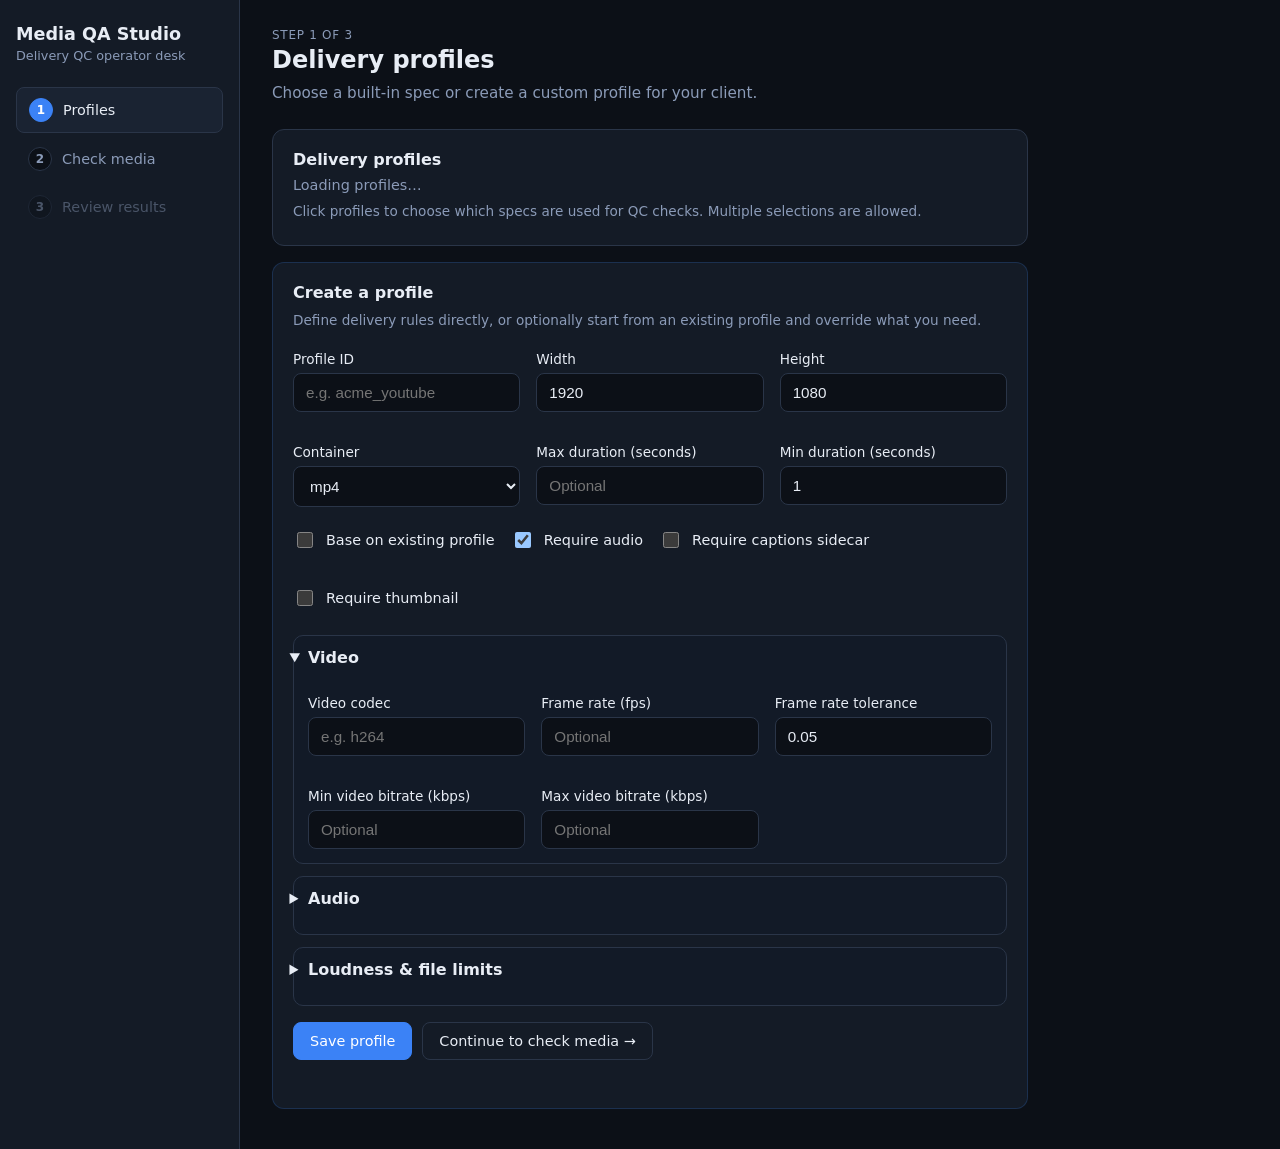
<file: desktop/ui/index.html>
<!DOCTYPE html>
<html lang="en">
  <head>
    <meta charset="UTF-8" />
    <meta name="viewport" content="width=device-width, initial-scale=1.0" />
    <title>Media QA Studio</title>
    <link rel="icon" type="image/png" href="favicon.png" />
    <link rel="stylesheet" href="styles.css" />
  </head>
  <body>
    <aside class="sidebar">
      <div class="brand">
        <h1>Media QA Studio</h1>
        <p>Delivery QC operator desk</p>
      </div>

      <ol class="workflow" id="workflow-steps">
        <li class="workflow-step active" data-step="profiles">
          <span class="step-num">1</span>
          <span class="step-label">Profiles</span>
        </li>
        <li class="workflow-step" data-step="check">
          <span class="step-num">2</span>
          <span class="step-label">Check media</span>
        </li>
        <li class="workflow-step locked" data-step="results">
          <span class="step-num">3</span>
          <span class="step-label">Review results</span>
        </li>
      </ol>
    </aside>

    <main class="workspace">
      <header class="topbar">
        <div>
          <p class="eyebrow" id="screen-eyebrow">Step 1 of 3</p>
          <h2 id="screen-title">Delivery profiles</h2>
        </div>
        <p class="topbar-hint" id="screen-hint">
          Choose a built-in spec or create a custom profile for your client.
        </p>
      </header>

      <!-- Step 1: Profiles -->
      <section id="profiles" class="screen active">
        <div class="card">
          <h3>Delivery profiles</h3>
          <p id="profile-selection-summary" class="profile-selection-summary muted">
            Loading profiles…
          </p>
          <p class="field-help">
            Click profiles to choose which specs are used for QC checks. Multiple selections are allowed.
          </p>
          <div id="profile-library" class="profile-library"></div>
        </div>

        <div class="card profile-create-card">
          <h3>Create a profile</h3>
          <p class="field-help">
            Define delivery rules directly, or optionally start from an existing profile and override what you need.
          </p>

          <div class="profile-form-grid">
            <label class="field">
              <span>Profile ID</span>
              <input
                id="new-profile-name"
                placeholder="e.g. acme_youtube"
                autocomplete="off"
              />
            </label>

            <div class="field profile-template-field hidden" id="new-profile-template-field">
              <span>Based on</span>
              <select id="new-profile-inherits"></select>
            </div>

            <label class="field">
              <span>Width</span>
              <input id="new-profile-width" type="number" min="1" value="1920" />
            </label>

            <label class="field">
              <span>Height</span>
              <input id="new-profile-height" type="number" min="1" value="1080" />
            </label>

            <label class="field">
              <span>Container</span>
              <select id="new-profile-extension">
                <option value="mp4" selected>mp4</option>
                <option value="mov">mov</option>
                <option value="mkv">mkv</option>
              </select>
            </label>

            <label class="field">
              <span>Max duration (seconds)</span>
              <input
                id="new-profile-max-duration"
                type="number"
                min="0"
                step="0.1"
                placeholder="Optional"
              />
            </label>

            <label class="field">
              <span>Min duration (seconds)</span>
              <input
                id="new-profile-min-duration"
                type="number"
                min="0"
                step="0.1"
                value="1"
              />
            </label>
          </div>

          <div class="profile-checkboxes">
            <label class="checkbox-field">
              <input id="new-profile-use-template" type="checkbox" />
              <span>Base on existing profile</span>
            </label>
            <label class="checkbox-field">
              <input id="new-profile-require-audio" type="checkbox" checked />
              <span>Require audio</span>
            </label>
            <label class="checkbox-field">
              <input id="new-profile-require-captions" type="checkbox" />
              <span>Require captions sidecar</span>
            </label>
            <label class="checkbox-field">
              <input id="new-profile-require-thumbnail" type="checkbox" />
              <span>Require thumbnail</span>
            </label>
          </div>

          <details class="profile-form-section" open>
            <summary>Video</summary>
            <div class="profile-form-grid">
              <label class="field">
                <span>Video codec</span>
                <input
                  id="new-profile-video-codec"
                  placeholder="e.g. h264"
                  autocomplete="off"
                />
              </label>

              <label class="field">
                <span>Frame rate (fps)</span>
                <input
                  id="new-profile-frame-rate"
                  type="number"
                  min="0"
                  step="0.001"
                  placeholder="Optional"
                />
              </label>

              <label class="field">
                <span>Frame rate tolerance</span>
                <input
                  id="new-profile-frame-rate-tolerance"
                  type="number"
                  min="0"
                  step="0.01"
                  value="0.05"
                />
              </label>

              <label class="field">
                <span>Min video bitrate (kbps)</span>
                <input
                  id="new-profile-min-video-bitrate"
                  type="number"
                  min="0"
                  step="1"
                  placeholder="Optional"
                />
              </label>

              <label class="field">
                <span>Max video bitrate (kbps)</span>
                <input
                  id="new-profile-max-video-bitrate"
                  type="number"
                  min="0"
                  step="1"
                  placeholder="Optional"
                />
              </label>
            </div>
          </details>

          <details class="profile-form-section">
            <summary>Audio</summary>
            <div class="profile-form-grid">
              <label class="field">
                <span>Audio codec</span>
                <input
                  id="new-profile-audio-codec"
                  placeholder="e.g. aac"
                  autocomplete="off"
                />
              </label>

              <label class="field">
                <span>Sample rate (Hz)</span>
                <input
                  id="new-profile-audio-sample-rate"
                  type="number"
                  min="0"
                  step="1"
                  placeholder="Optional"
                />
              </label>

              <label class="field">
                <span>Channels</span>
                <input
                  id="new-profile-audio-channels"
                  type="number"
                  min="0"
                  step="1"
                  placeholder="Optional"
                />
              </label>

              <label class="field">
                <span>Max silence (seconds)</span>
                <input
                  id="new-profile-max-silence"
                  type="number"
                  min="0"
                  step="0.1"
                  value="2"
                />
              </label>

              <label class="field">
                <span>Min mean volume (dB)</span>
                <input
                  id="new-profile-min-mean-volume"
                  type="number"
                  step="0.1"
                  value="-50"
                />
              </label>
            </div>
          </details>

          <details class="profile-form-section">
            <summary>Loudness &amp; file limits</summary>
            <div class="profile-form-grid">
              <label class="field">
                <span>Max integrated LUFS</span>
                <input
                  id="new-profile-max-lufs"
                  type="number"
                  step="0.1"
                  placeholder="Optional"
                />
              </label>

              <label class="field">
                <span>Max true peak (dB)</span>
                <input
                  id="new-profile-max-true-peak"
                  type="number"
                  step="0.1"
                  placeholder="Optional"
                />
              </label>

              <label class="field">
                <span>Max file size (MB)</span>
                <input
                  id="new-profile-max-file-size"
                  type="number"
                  min="0"
                  step="1"
                  placeholder="Optional"
                />
              </label>
            </div>
          </details>

          <div class="actions">
            <button type="button" id="create-profile-btn" class="primary">
              Save profile
            </button>
            <button type="button" id="continue-to-check-btn" class="secondary">
              Continue to check media →
            </button>
          </div>
          <p id="profile-status" class="status-line muted" role="status"></p>
        </div>
      </section>

      <!-- Step 2: Check -->
      <section id="check" class="screen">
        <div class="card">
          <h3>Run a delivery check</h3>
          <p class="field-help">
            Point at a file or folder of exports. We'll scan, probe with ffprobe,
            and validate against your profile rules.
          </p>

          <label class="field">
            <span>Export path</span>
            <input
              id="qc-path"
              placeholder="e.g. /Users/you/exports/batch-0421"
            />
          </label>

          <div class="field">
            <span>Delivery profiles</span>
            <p class="field-help">These profiles will be used when you run QC or watch a folder.</p>
            <div id="profile-selected-chips" class="profile-selected-chips"></div>
          </div>
          <p class="field-help">
            <button type="button" id="go-profiles-btn" class="text-btn inline-link">
              Change profile selection →
            </button>
          </p>

          <div class="actions">
            <button type="button" id="run-local-btn" class="primary large">
              Run QC check
            </button>
            <button type="button" id="back-to-profiles-btn" class="secondary">
              ← Back to profiles
            </button>
          </div>
          <p id="check-status" class="status-line muted" role="status"></p>
        </div>

        <div class="card watch-card">
          <div class="watch-card-header">
            <div>
              <h3>Watch folder</h3>
              <p class="field-help">
                Automatically QC new exports when they finish copying into a drop folder.
              </p>
            </div>
            <span id="watch-pill" class="watch-pill muted">Inactive</span>
          </div>

          <label class="field">
            <span>Drop folder</span>
            <input
              id="watch-path"
              placeholder="e.g. /Users/you/exports/incoming"
            />
          </label>

          <div class="watch-options">
            <label class="field compact">
              <span>Debounce (seconds)</span>
              <input id="watch-debounce" type="number" min="1" max="120" value="5" />
            </label>
            <label class="checkbox-field">
              <input id="watch-scan-existing" type="checkbox" />
              <span>QC existing files on start</span>
            </label>
          </div>

          <p class="field-help">
            Uses the delivery profiles selected above. Results open automatically when a file is checked.
          </p>

          <div class="actions">
            <button type="button" id="start-watch-btn" class="secondary">
              Start watching
            </button>
            <button type="button" id="stop-watch-btn" class="secondary" disabled>
              Stop watching
            </button>
          </div>

          <p id="watch-status" class="status-line muted" role="status"></p>
          <ul id="watch-activity" class="watch-activity"></ul>
        </div>
      </section>

      <!-- Step 3: Results -->
      <section id="results" class="screen">
        <div id="results-empty" class="card empty-state">
          <h3>No results yet</h3>
          <p>Run a check on step 2 to see findings and fix suggestions here.</p>
          <button type="button" id="go-check-btn" class="primary">Go to check media</button>
        </div>

        <div id="results-content" class="hidden">
          <div id="profile-results-tabs" class="profile-results-tabs hidden" role="tablist" aria-label="Results by profile"></div>
          <div id="results-verdict" class="results-verdict" role="status"></div>
          <div id="results-summary" class="results-summary"></div>
          <div id="batch-findings" class="batch-findings hidden"></div>
          <div class="results-toolbar card">
            <div class="results-filters" id="results-filters" role="tablist" aria-label="Filter results"></div>
            <p id="results-filter-meta" class="results-filter-meta muted"></p>
          </div>
          <div id="file-results" class="results-file-list"></div>
        </div>

        <div class="actions sticky-actions">
          <button type="button" id="run-another-btn" class="primary">
            Check another export
          </button>
          <button type="button" id="back-to-check-btn" class="secondary">
            ← Change path or profile
          </button>
        </div>
      </section>
    </main>

    <div id="progress-overlay" class="progress-overlay hidden" aria-hidden="true">
      <div class="progress-card">
        <div class="progress-spinner" aria-hidden="true"></div>
        <h3 id="progress-title">Working…</h3>
        <p id="progress-message" class="progress-message">Please wait</p>
        <div class="progress-bar-track" aria-hidden="true">
          <div id="progress-bar" class="progress-bar indeterminate"></div>
        </div>
        <p id="progress-detail" class="progress-detail muted"></p>
        <ol class="progress-phases" id="progress-phases">
          <li data-phase="scan">Scanning folder</li>
          <li data-phase="discover">Grouping packages</li>
          <li data-phase="file">Probing &amp; validating</li>
          <li data-phase="finish">Building report</li>
        </ol>
      </div>
    </div>

    <script src="app.js"></script>
  </body>
</html>
</file>
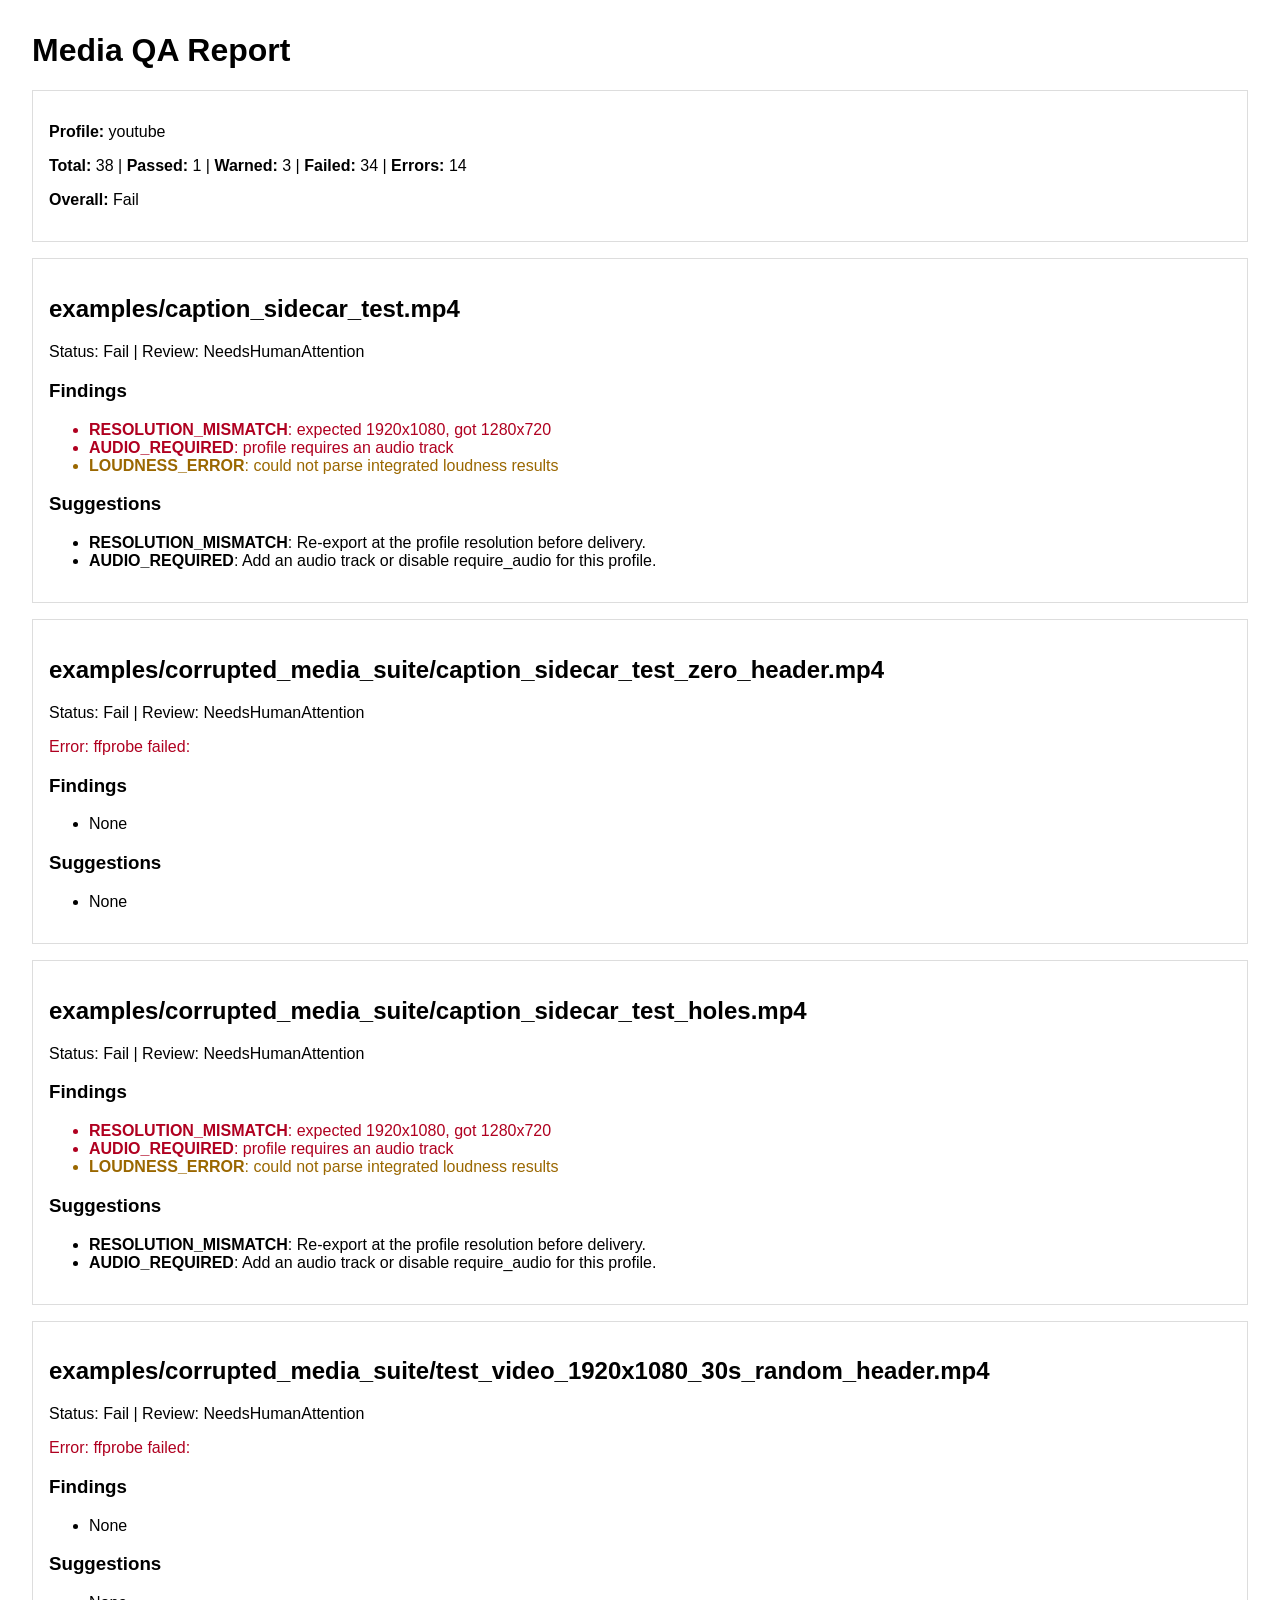
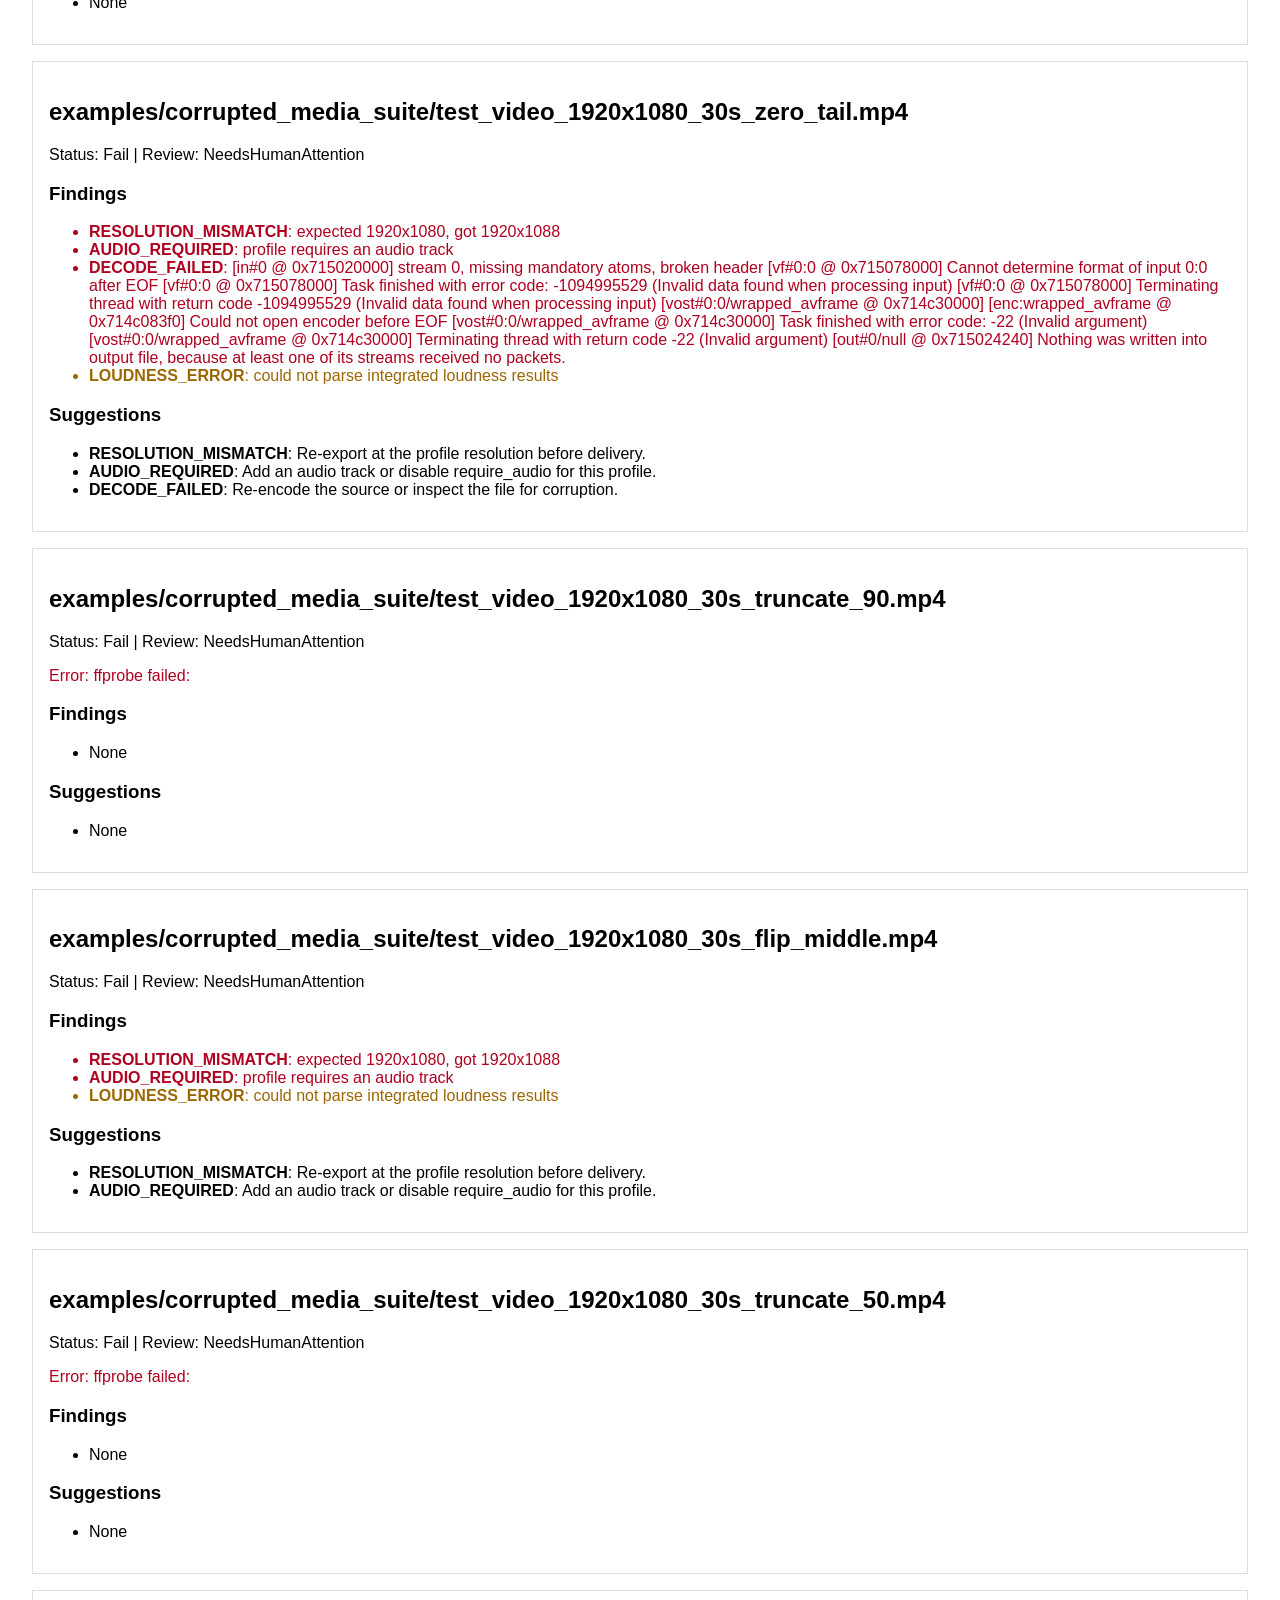
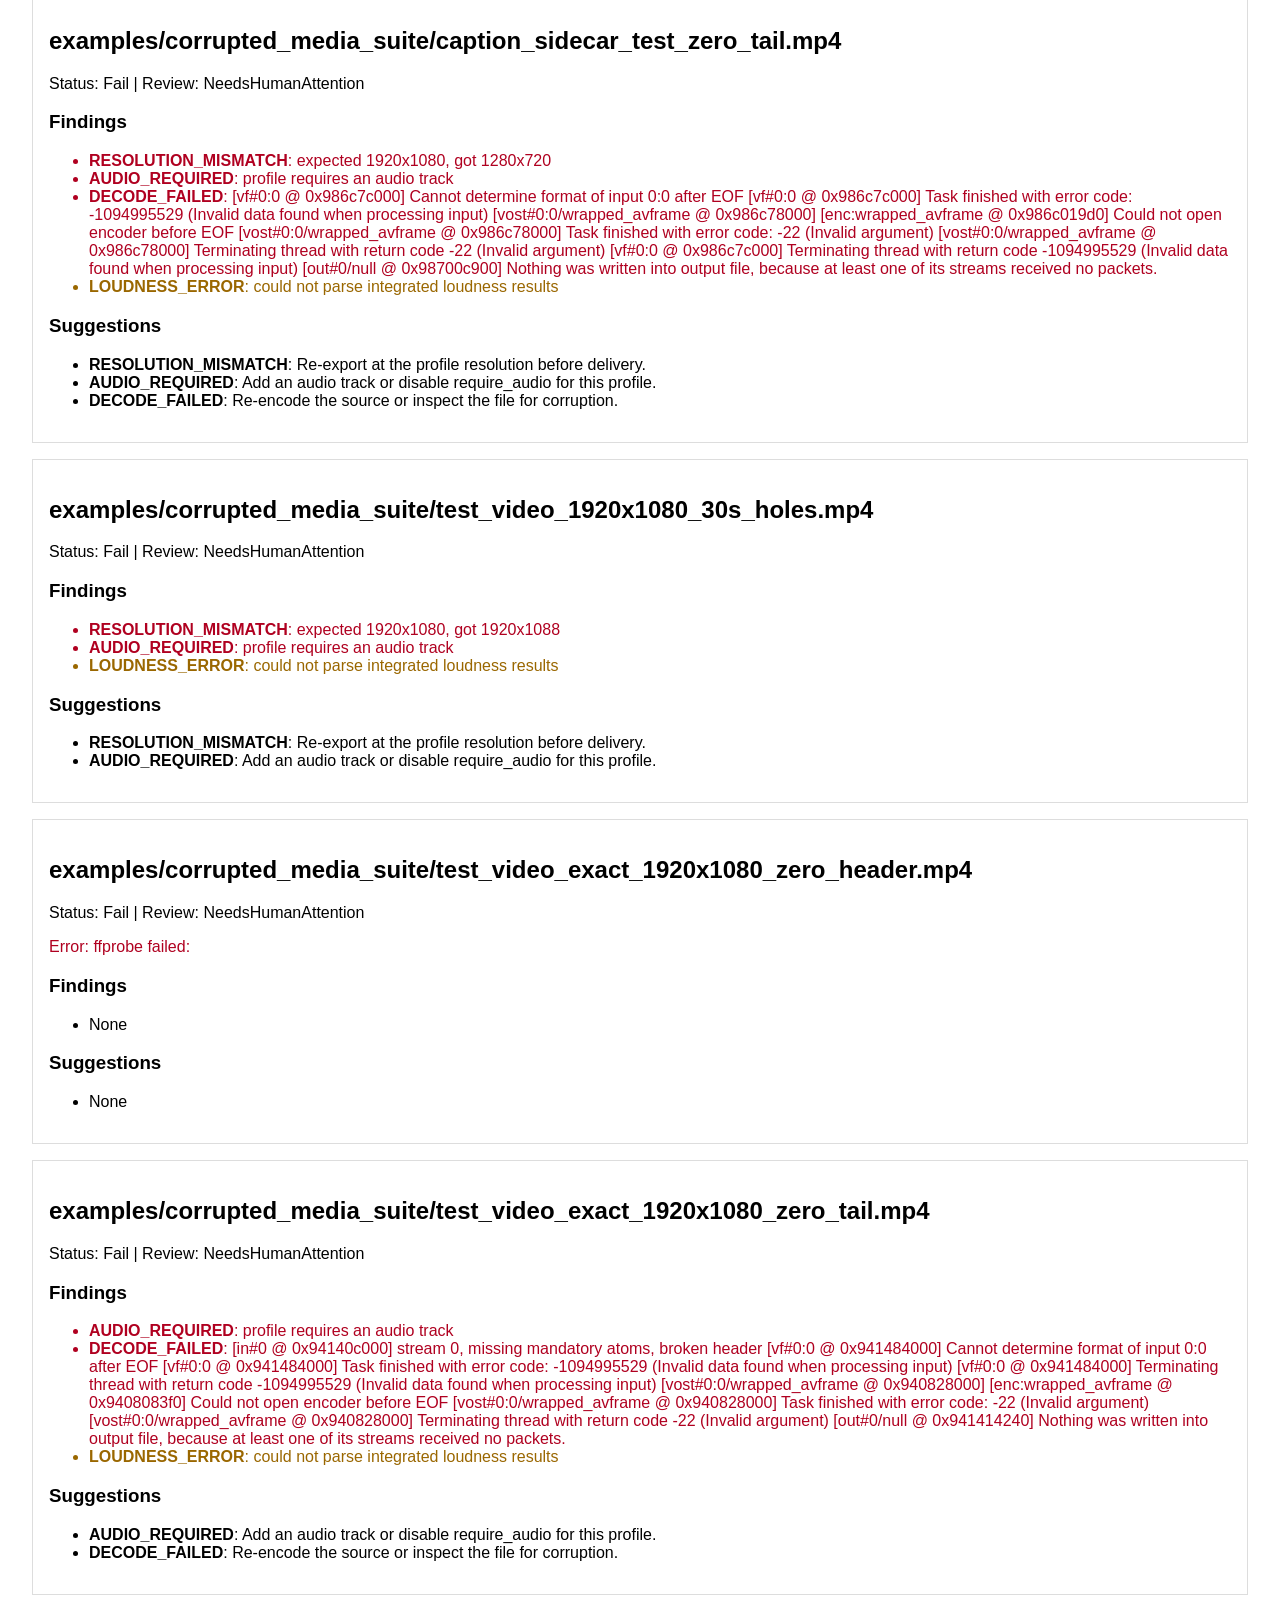
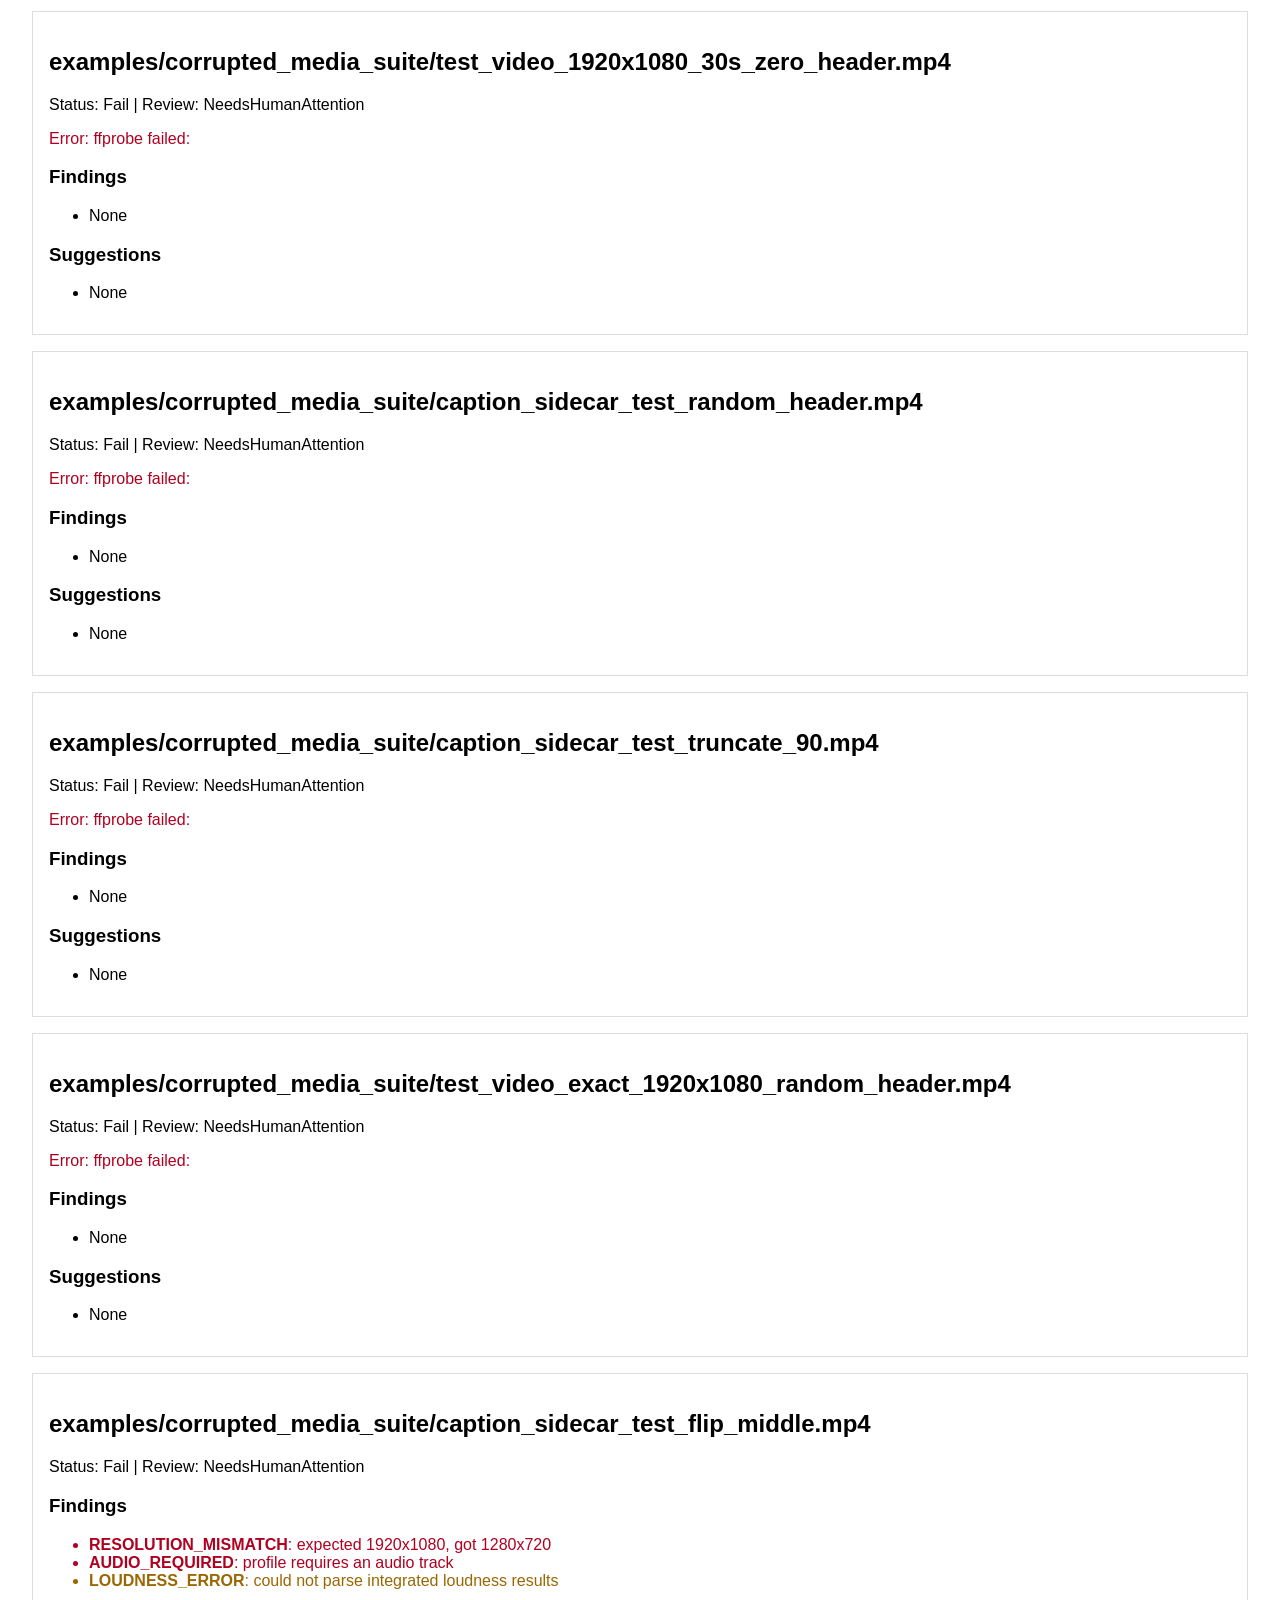
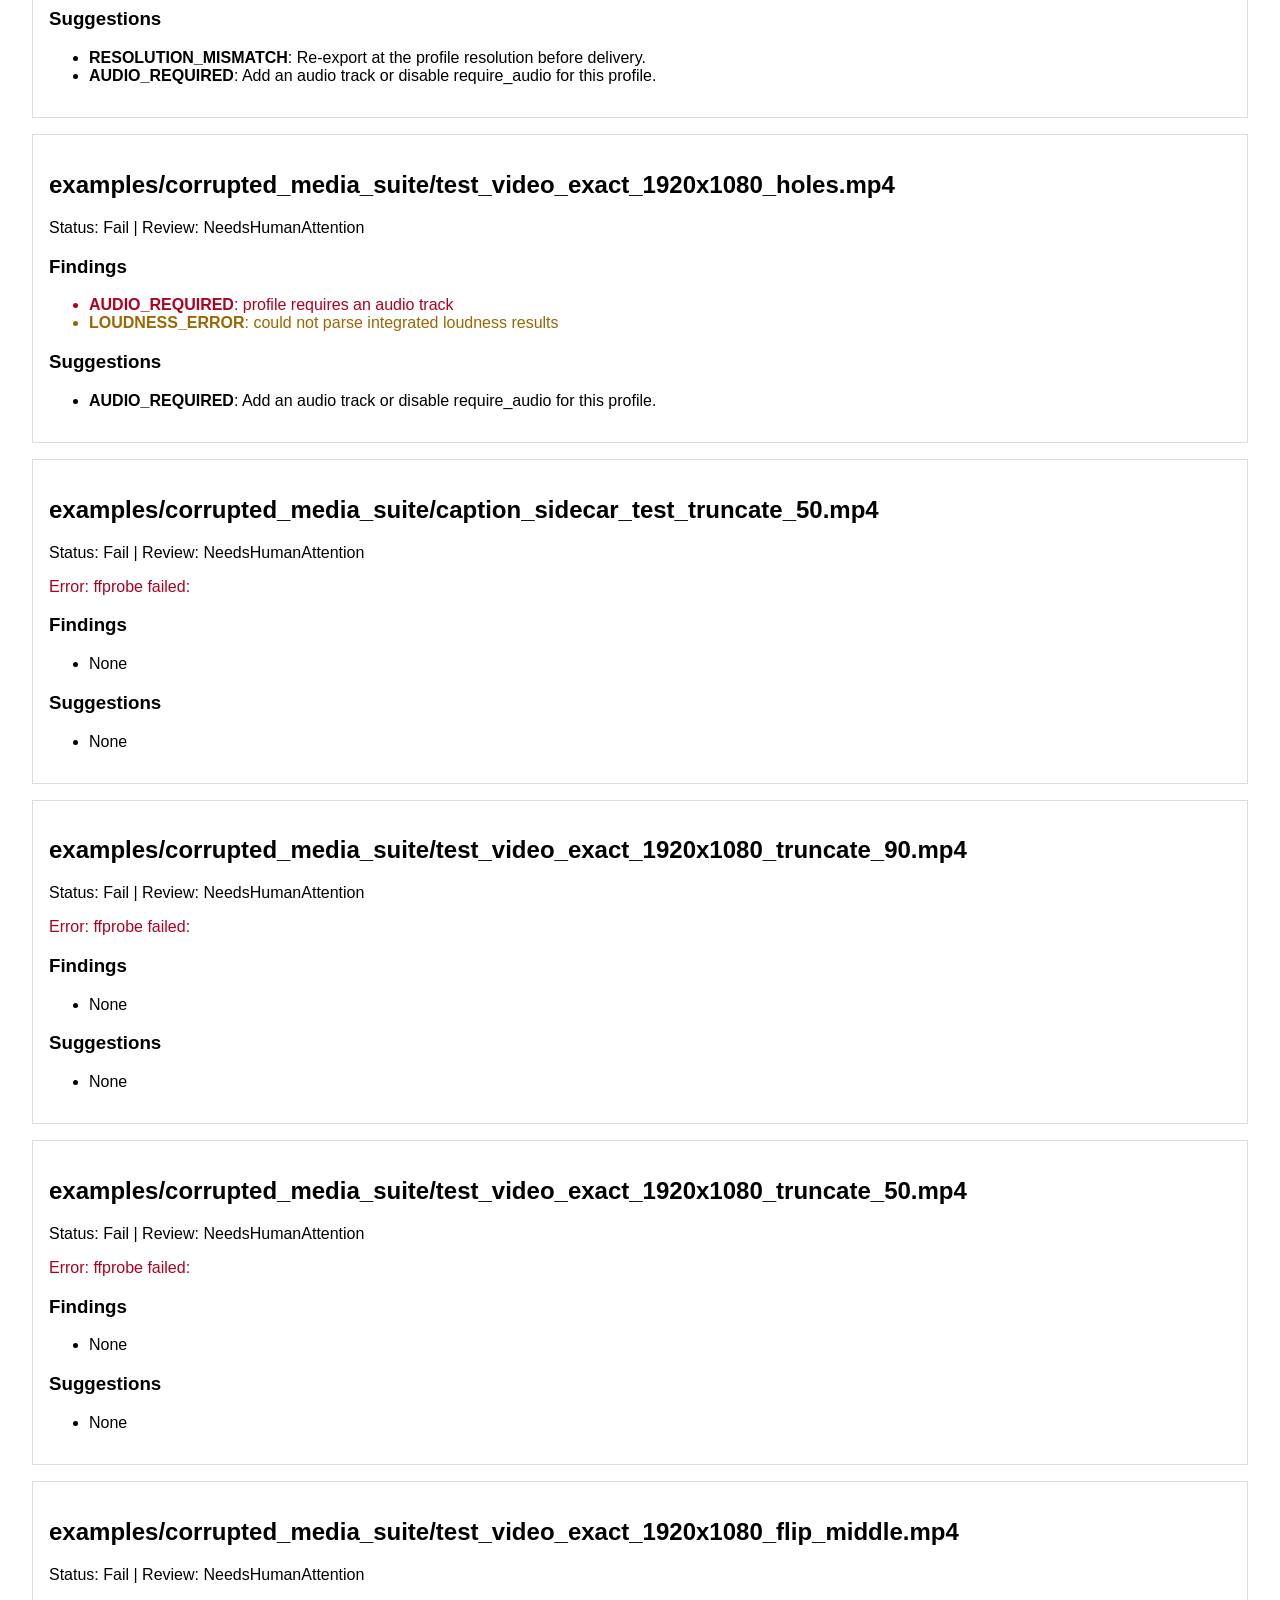
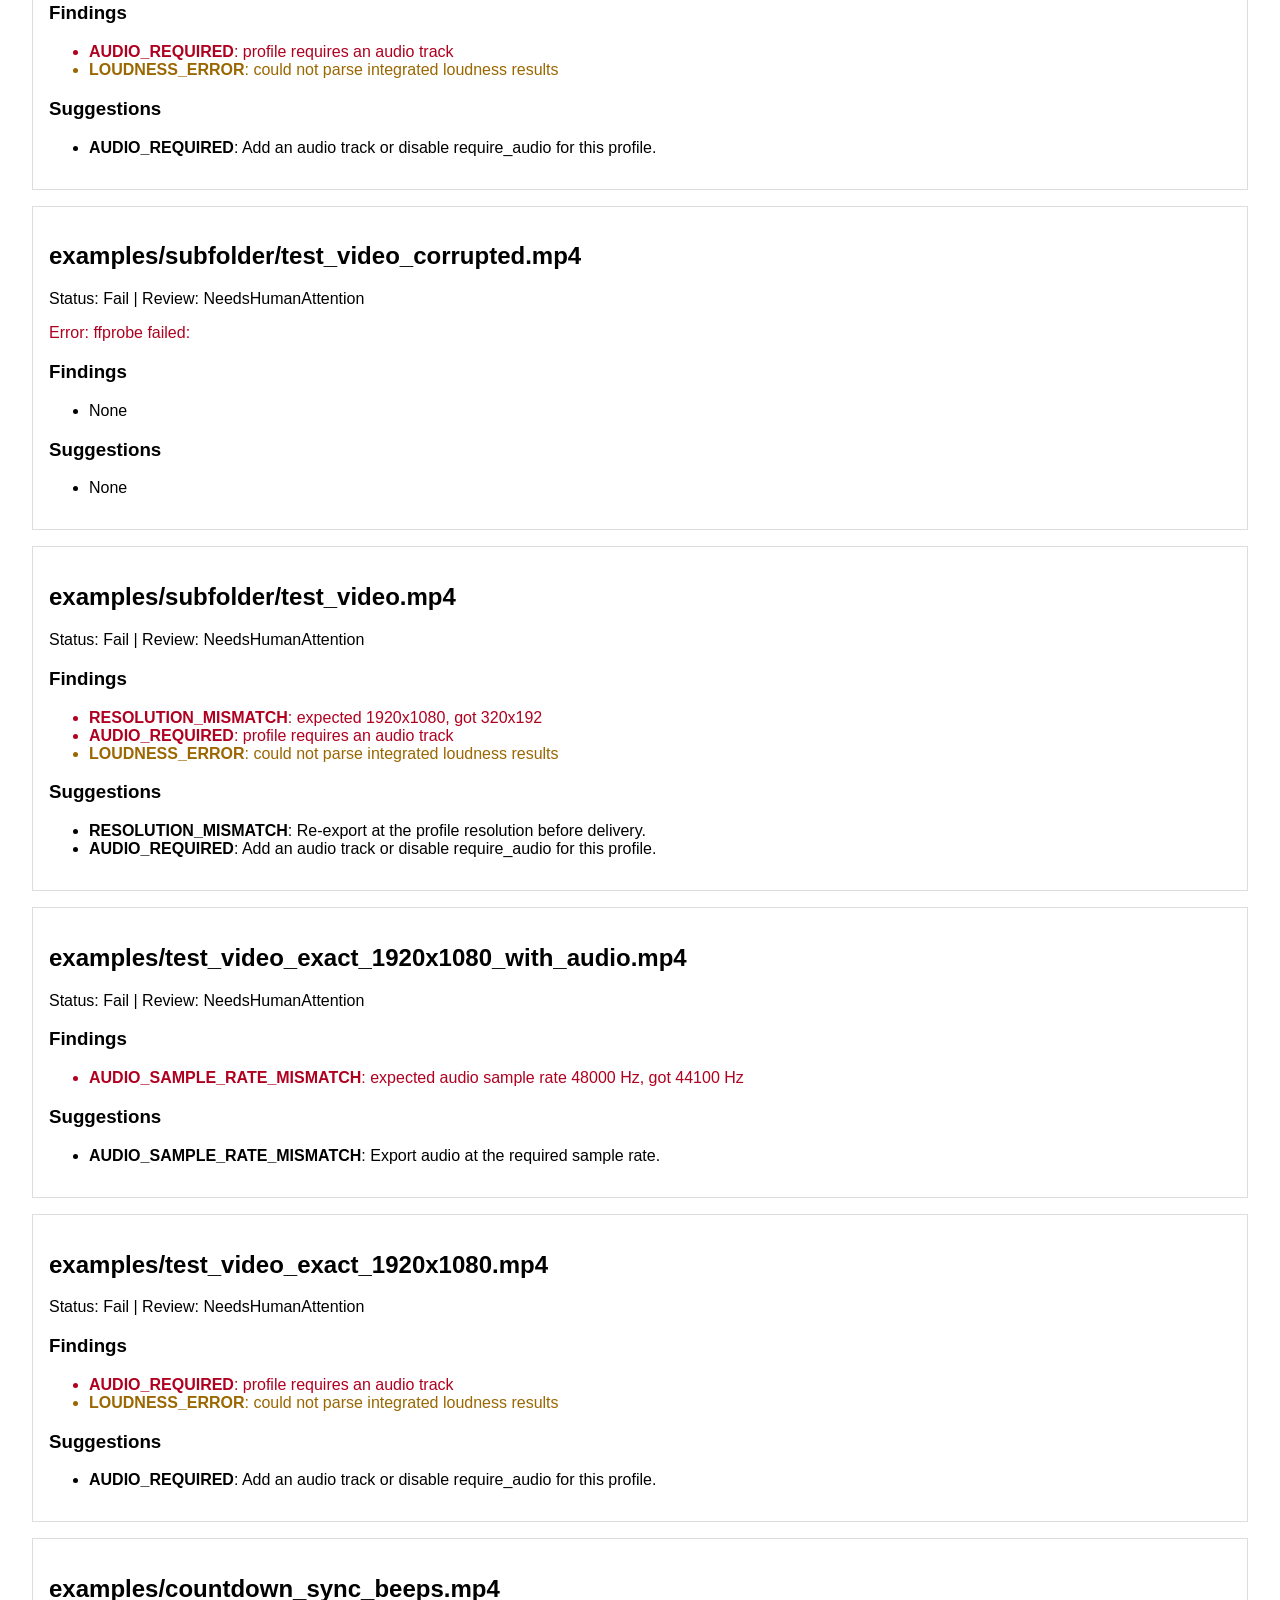
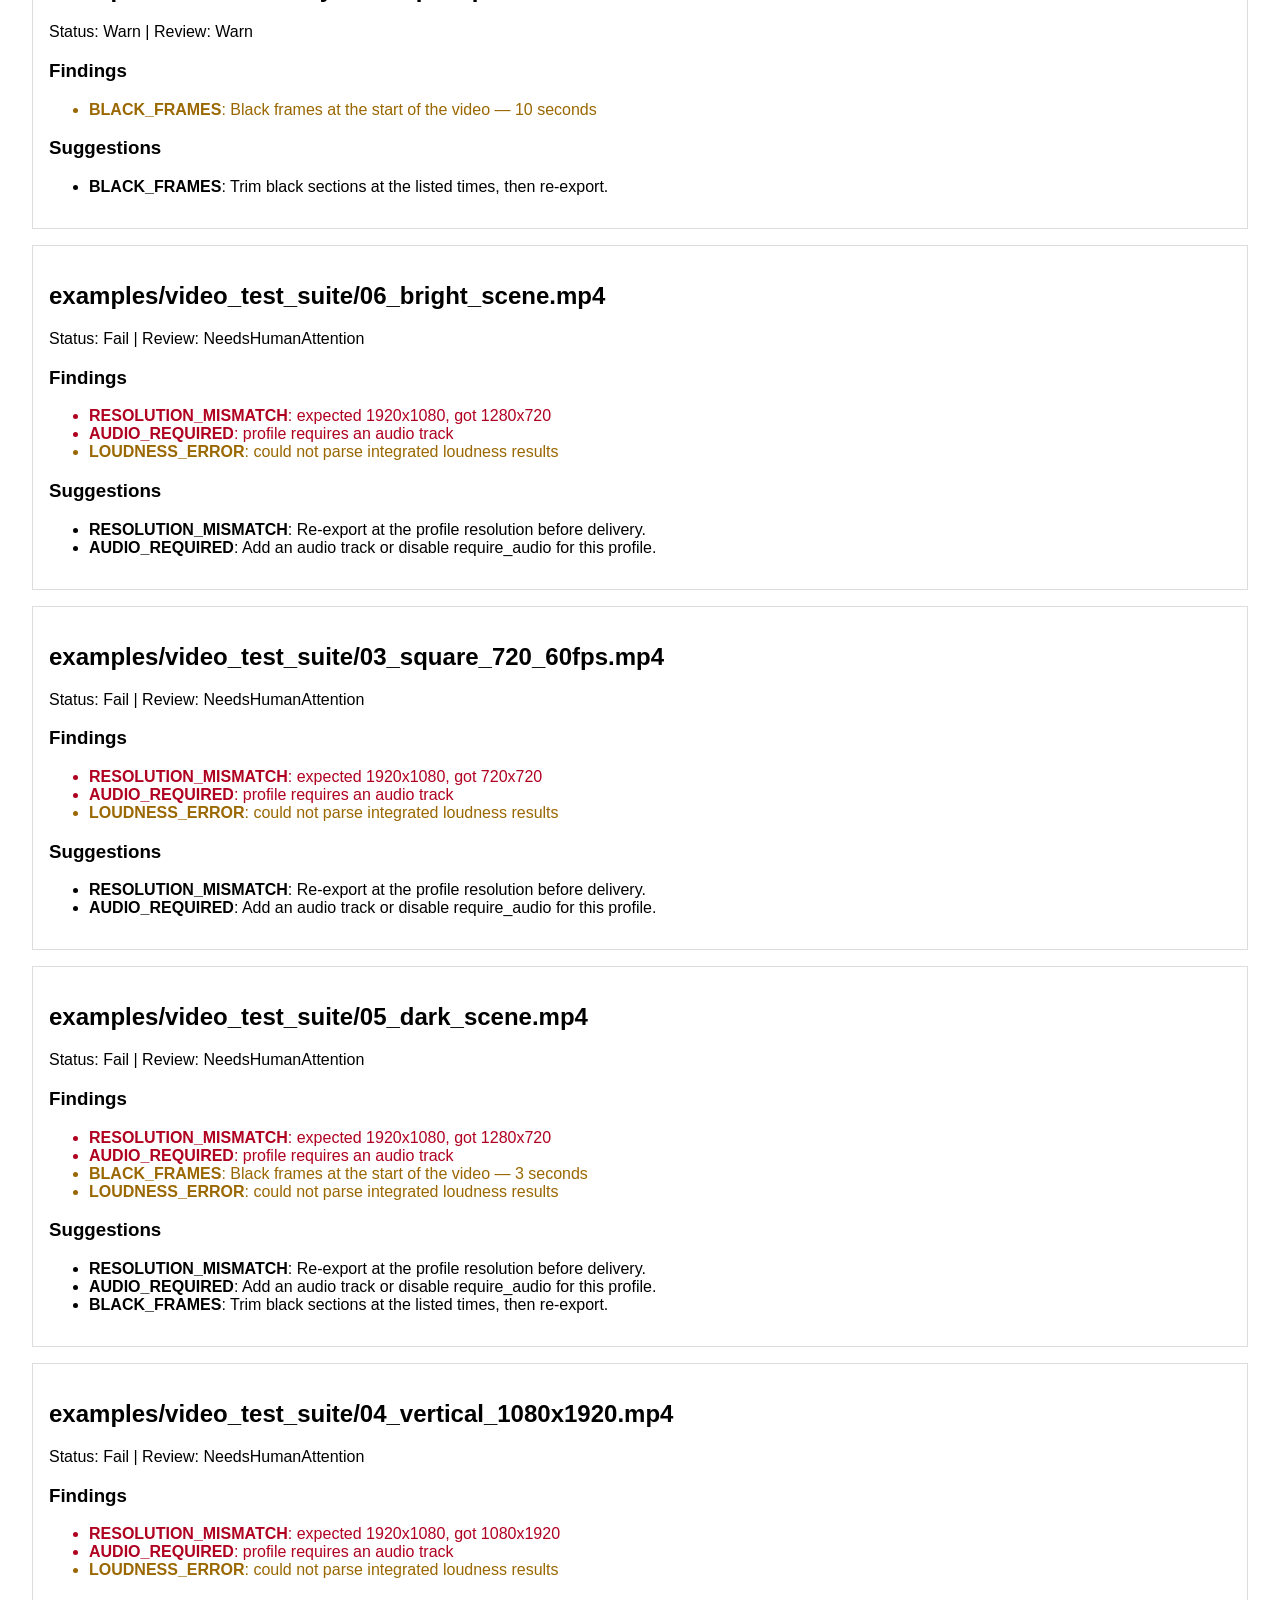
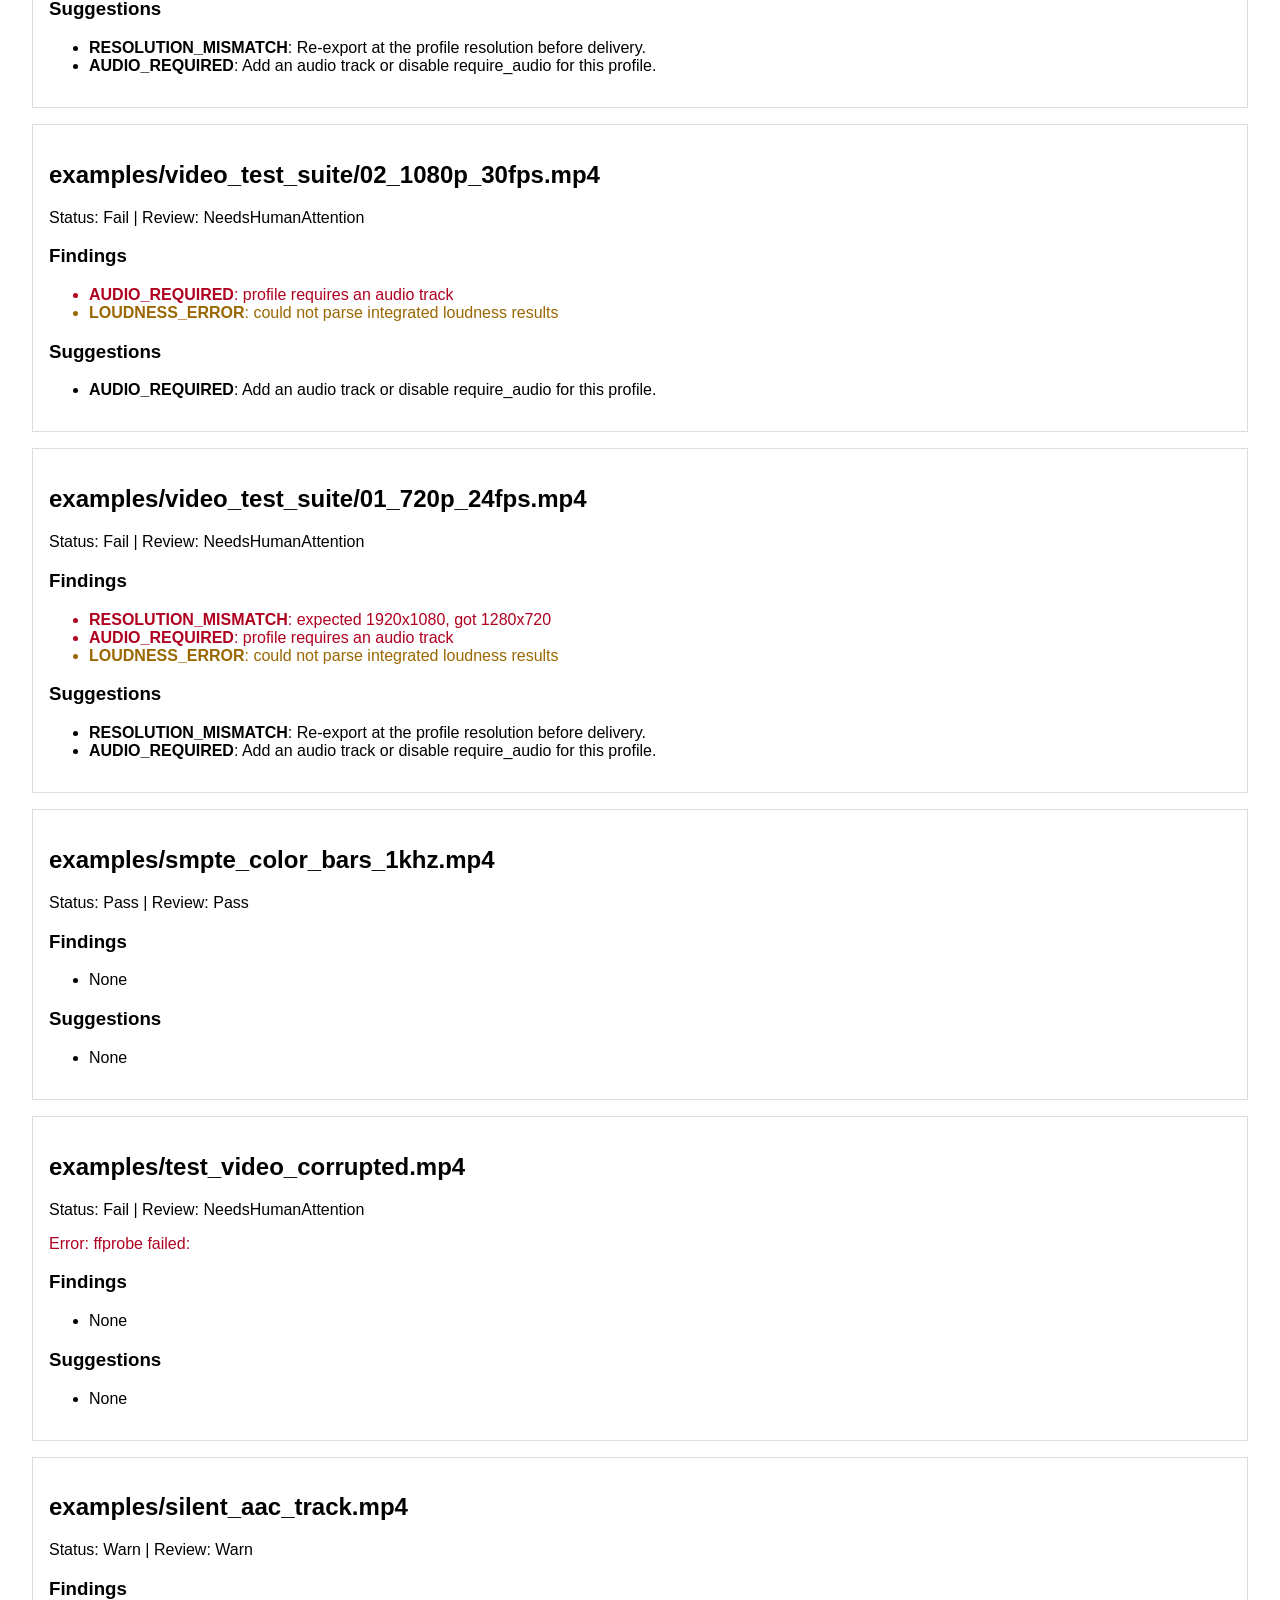
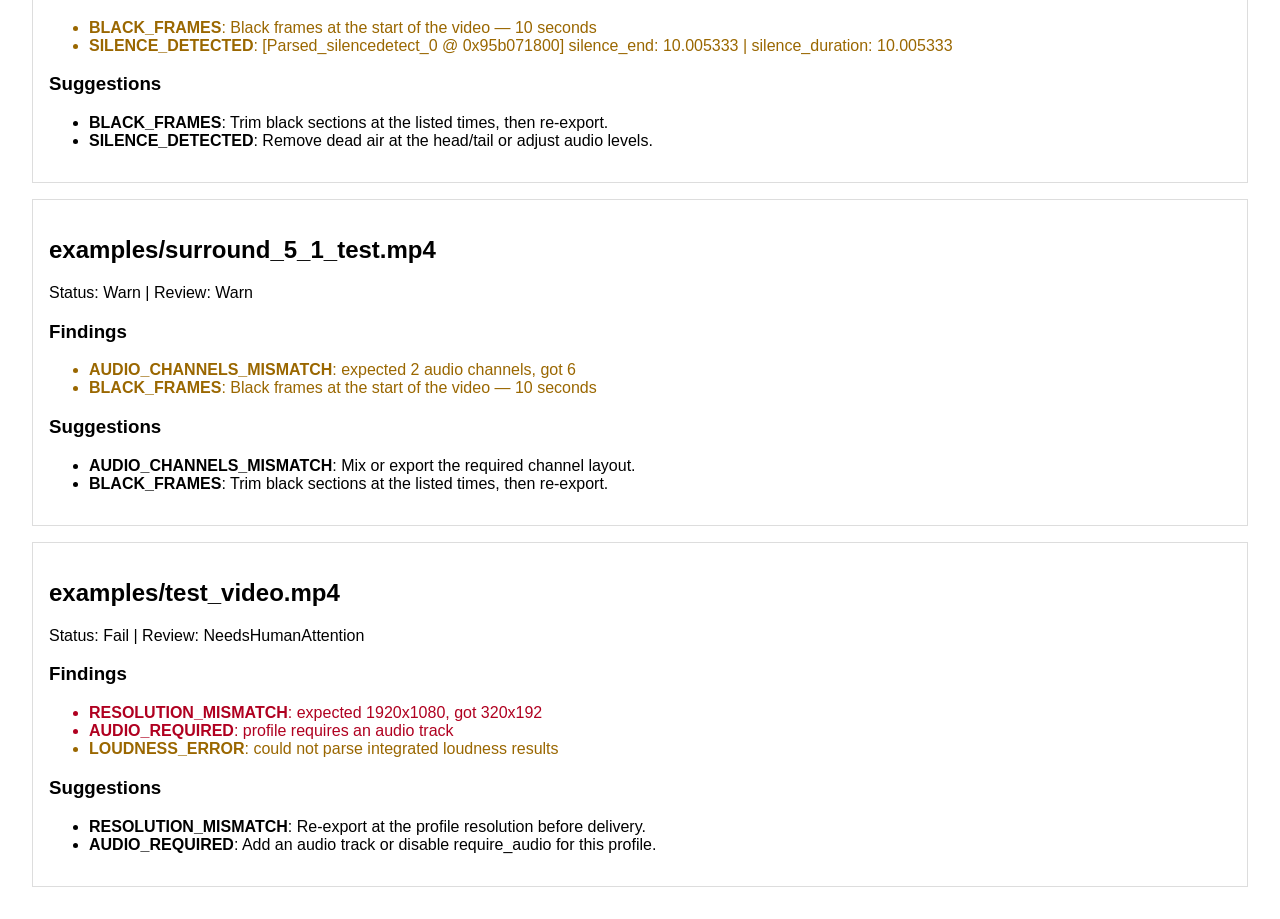
<file: report.html>
<!DOCTYPE html>
<html lang="en">
<head>
  <meta charset="utf-8">
  <title>Media QA Report - youtube</title>
  <style>
    body { font-family: sans-serif; margin: 2rem; }
    .summary, .file { border: 1px solid #ddd; padding: 1rem; margin-bottom: 1rem; }
    .fail { color: #b00020; }
    .warn { color: #9a6700; }
    .error { color: #b00020; }
  </style>
</head>
<body>
  <h1>Media QA Report</h1>
  <section class="summary">
    <p><strong>Profile:</strong> youtube</p>
    <p><strong>Total:</strong> 38 |
       <strong>Passed:</strong> 1 |
       <strong>Warned:</strong> 3 |
       <strong>Failed:</strong> 34 |
       <strong>Errors:</strong> 14</p>
    <p><strong>Overall:</strong> Fail</p>
  </section>
  <section class="file"><h2>examples/caption_sidecar_test.mp4</h2><p>Status: Fail | Review: NeedsHumanAttention</p><h3>Findings</h3><ul><li class="fail"><strong>RESOLUTION_MISMATCH</strong>: expected 1920x1080, got 1280x720</li>
<li class="fail"><strong>AUDIO_REQUIRED</strong>: profile requires an audio track</li>
<li class="warn"><strong>LOUDNESS_ERROR</strong>: could not parse integrated loudness results</li></ul><h3>Suggestions</h3><ul><li><strong>RESOLUTION_MISMATCH</strong>: Re-export at the profile resolution before delivery.</li>
<li><strong>AUDIO_REQUIRED</strong>: Add an audio track or disable require_audio for this profile.</li></ul></section><section class="file"><h2>examples/corrupted_media_suite/caption_sidecar_test_zero_header.mp4</h2><p>Status: Fail | Review: NeedsHumanAttention</p><p class="error">Error: ffprobe failed: </p><h3>Findings</h3><ul><li>None</li></ul><h3>Suggestions</h3><ul><li>None</li></ul></section><section class="file"><h2>examples/corrupted_media_suite/caption_sidecar_test_holes.mp4</h2><p>Status: Fail | Review: NeedsHumanAttention</p><h3>Findings</h3><ul><li class="fail"><strong>RESOLUTION_MISMATCH</strong>: expected 1920x1080, got 1280x720</li>
<li class="fail"><strong>AUDIO_REQUIRED</strong>: profile requires an audio track</li>
<li class="warn"><strong>LOUDNESS_ERROR</strong>: could not parse integrated loudness results</li></ul><h3>Suggestions</h3><ul><li><strong>RESOLUTION_MISMATCH</strong>: Re-export at the profile resolution before delivery.</li>
<li><strong>AUDIO_REQUIRED</strong>: Add an audio track or disable require_audio for this profile.</li></ul></section><section class="file"><h2>examples/corrupted_media_suite/test_video_1920x1080_30s_random_header.mp4</h2><p>Status: Fail | Review: NeedsHumanAttention</p><p class="error">Error: ffprobe failed: </p><h3>Findings</h3><ul><li>None</li></ul><h3>Suggestions</h3><ul><li>None</li></ul></section><section class="file"><h2>examples/corrupted_media_suite/test_video_1920x1080_30s_zero_tail.mp4</h2><p>Status: Fail | Review: NeedsHumanAttention</p><h3>Findings</h3><ul><li class="fail"><strong>RESOLUTION_MISMATCH</strong>: expected 1920x1080, got 1920x1088</li>
<li class="fail"><strong>AUDIO_REQUIRED</strong>: profile requires an audio track</li>
<li class="fail"><strong>DECODE_FAILED</strong>: [in#0 @ 0x715020000] stream 0, missing mandatory atoms, broken header
[vf#0:0 @ 0x715078000] Cannot determine format of input 0:0 after EOF
[vf#0:0 @ 0x715078000] Task finished with error code: -1094995529 (Invalid data found when processing input)
[vf#0:0 @ 0x715078000] Terminating thread with return code -1094995529 (Invalid data found when processing input)
[vost#0:0/wrapped_avframe @ 0x714c30000] [enc:wrapped_avframe @ 0x714c083f0] Could not open encoder before EOF
[vost#0:0/wrapped_avframe @ 0x714c30000] Task finished with error code: -22 (Invalid argument)
[vost#0:0/wrapped_avframe @ 0x714c30000] Terminating thread with return code -22 (Invalid argument)
[out#0/null @ 0x715024240] Nothing was written into output file, because at least one of its streams received no packets.</li>
<li class="warn"><strong>LOUDNESS_ERROR</strong>: could not parse integrated loudness results</li></ul><h3>Suggestions</h3><ul><li><strong>RESOLUTION_MISMATCH</strong>: Re-export at the profile resolution before delivery.</li>
<li><strong>AUDIO_REQUIRED</strong>: Add an audio track or disable require_audio for this profile.</li>
<li><strong>DECODE_FAILED</strong>: Re-encode the source or inspect the file for corruption.</li></ul></section><section class="file"><h2>examples/corrupted_media_suite/test_video_1920x1080_30s_truncate_90.mp4</h2><p>Status: Fail | Review: NeedsHumanAttention</p><p class="error">Error: ffprobe failed: </p><h3>Findings</h3><ul><li>None</li></ul><h3>Suggestions</h3><ul><li>None</li></ul></section><section class="file"><h2>examples/corrupted_media_suite/test_video_1920x1080_30s_flip_middle.mp4</h2><p>Status: Fail | Review: NeedsHumanAttention</p><h3>Findings</h3><ul><li class="fail"><strong>RESOLUTION_MISMATCH</strong>: expected 1920x1080, got 1920x1088</li>
<li class="fail"><strong>AUDIO_REQUIRED</strong>: profile requires an audio track</li>
<li class="warn"><strong>LOUDNESS_ERROR</strong>: could not parse integrated loudness results</li></ul><h3>Suggestions</h3><ul><li><strong>RESOLUTION_MISMATCH</strong>: Re-export at the profile resolution before delivery.</li>
<li><strong>AUDIO_REQUIRED</strong>: Add an audio track or disable require_audio for this profile.</li></ul></section><section class="file"><h2>examples/corrupted_media_suite/test_video_1920x1080_30s_truncate_50.mp4</h2><p>Status: Fail | Review: NeedsHumanAttention</p><p class="error">Error: ffprobe failed: </p><h3>Findings</h3><ul><li>None</li></ul><h3>Suggestions</h3><ul><li>None</li></ul></section><section class="file"><h2>examples/corrupted_media_suite/caption_sidecar_test_zero_tail.mp4</h2><p>Status: Fail | Review: NeedsHumanAttention</p><h3>Findings</h3><ul><li class="fail"><strong>RESOLUTION_MISMATCH</strong>: expected 1920x1080, got 1280x720</li>
<li class="fail"><strong>AUDIO_REQUIRED</strong>: profile requires an audio track</li>
<li class="fail"><strong>DECODE_FAILED</strong>: [vf#0:0 @ 0x986c7c000] Cannot determine format of input 0:0 after EOF
[vf#0:0 @ 0x986c7c000] Task finished with error code: -1094995529 (Invalid data found when processing input)
[vost#0:0/wrapped_avframe @ 0x986c78000] [enc:wrapped_avframe @ 0x986c019d0] Could not open encoder before EOF
[vost#0:0/wrapped_avframe @ 0x986c78000] Task finished with error code: -22 (Invalid argument)
[vost#0:0/wrapped_avframe @ 0x986c78000] Terminating thread with return code -22 (Invalid argument)
[vf#0:0 @ 0x986c7c000] Terminating thread with return code -1094995529 (Invalid data found when processing input)
[out#0/null @ 0x98700c900] Nothing was written into output file, because at least one of its streams received no packets.</li>
<li class="warn"><strong>LOUDNESS_ERROR</strong>: could not parse integrated loudness results</li></ul><h3>Suggestions</h3><ul><li><strong>RESOLUTION_MISMATCH</strong>: Re-export at the profile resolution before delivery.</li>
<li><strong>AUDIO_REQUIRED</strong>: Add an audio track or disable require_audio for this profile.</li>
<li><strong>DECODE_FAILED</strong>: Re-encode the source or inspect the file for corruption.</li></ul></section><section class="file"><h2>examples/corrupted_media_suite/test_video_1920x1080_30s_holes.mp4</h2><p>Status: Fail | Review: NeedsHumanAttention</p><h3>Findings</h3><ul><li class="fail"><strong>RESOLUTION_MISMATCH</strong>: expected 1920x1080, got 1920x1088</li>
<li class="fail"><strong>AUDIO_REQUIRED</strong>: profile requires an audio track</li>
<li class="warn"><strong>LOUDNESS_ERROR</strong>: could not parse integrated loudness results</li></ul><h3>Suggestions</h3><ul><li><strong>RESOLUTION_MISMATCH</strong>: Re-export at the profile resolution before delivery.</li>
<li><strong>AUDIO_REQUIRED</strong>: Add an audio track or disable require_audio for this profile.</li></ul></section><section class="file"><h2>examples/corrupted_media_suite/test_video_exact_1920x1080_zero_header.mp4</h2><p>Status: Fail | Review: NeedsHumanAttention</p><p class="error">Error: ffprobe failed: </p><h3>Findings</h3><ul><li>None</li></ul><h3>Suggestions</h3><ul><li>None</li></ul></section><section class="file"><h2>examples/corrupted_media_suite/test_video_exact_1920x1080_zero_tail.mp4</h2><p>Status: Fail | Review: NeedsHumanAttention</p><h3>Findings</h3><ul><li class="fail"><strong>AUDIO_REQUIRED</strong>: profile requires an audio track</li>
<li class="fail"><strong>DECODE_FAILED</strong>: [in#0 @ 0x94140c000] stream 0, missing mandatory atoms, broken header
[vf#0:0 @ 0x941484000] Cannot determine format of input 0:0 after EOF
[vf#0:0 @ 0x941484000] Task finished with error code: -1094995529 (Invalid data found when processing input)
[vf#0:0 @ 0x941484000] Terminating thread with return code -1094995529 (Invalid data found when processing input)
[vost#0:0/wrapped_avframe @ 0x940828000] [enc:wrapped_avframe @ 0x9408083f0] Could not open encoder before EOF
[vost#0:0/wrapped_avframe @ 0x940828000] Task finished with error code: -22 (Invalid argument)
[vost#0:0/wrapped_avframe @ 0x940828000] Terminating thread with return code -22 (Invalid argument)
[out#0/null @ 0x941414240] Nothing was written into output file, because at least one of its streams received no packets.</li>
<li class="warn"><strong>LOUDNESS_ERROR</strong>: could not parse integrated loudness results</li></ul><h3>Suggestions</h3><ul><li><strong>AUDIO_REQUIRED</strong>: Add an audio track or disable require_audio for this profile.</li>
<li><strong>DECODE_FAILED</strong>: Re-encode the source or inspect the file for corruption.</li></ul></section><section class="file"><h2>examples/corrupted_media_suite/test_video_1920x1080_30s_zero_header.mp4</h2><p>Status: Fail | Review: NeedsHumanAttention</p><p class="error">Error: ffprobe failed: </p><h3>Findings</h3><ul><li>None</li></ul><h3>Suggestions</h3><ul><li>None</li></ul></section><section class="file"><h2>examples/corrupted_media_suite/caption_sidecar_test_random_header.mp4</h2><p>Status: Fail | Review: NeedsHumanAttention</p><p class="error">Error: ffprobe failed: </p><h3>Findings</h3><ul><li>None</li></ul><h3>Suggestions</h3><ul><li>None</li></ul></section><section class="file"><h2>examples/corrupted_media_suite/caption_sidecar_test_truncate_90.mp4</h2><p>Status: Fail | Review: NeedsHumanAttention</p><p class="error">Error: ffprobe failed: </p><h3>Findings</h3><ul><li>None</li></ul><h3>Suggestions</h3><ul><li>None</li></ul></section><section class="file"><h2>examples/corrupted_media_suite/test_video_exact_1920x1080_random_header.mp4</h2><p>Status: Fail | Review: NeedsHumanAttention</p><p class="error">Error: ffprobe failed: </p><h3>Findings</h3><ul><li>None</li></ul><h3>Suggestions</h3><ul><li>None</li></ul></section><section class="file"><h2>examples/corrupted_media_suite/caption_sidecar_test_flip_middle.mp4</h2><p>Status: Fail | Review: NeedsHumanAttention</p><h3>Findings</h3><ul><li class="fail"><strong>RESOLUTION_MISMATCH</strong>: expected 1920x1080, got 1280x720</li>
<li class="fail"><strong>AUDIO_REQUIRED</strong>: profile requires an audio track</li>
<li class="warn"><strong>LOUDNESS_ERROR</strong>: could not parse integrated loudness results</li></ul><h3>Suggestions</h3><ul><li><strong>RESOLUTION_MISMATCH</strong>: Re-export at the profile resolution before delivery.</li>
<li><strong>AUDIO_REQUIRED</strong>: Add an audio track or disable require_audio for this profile.</li></ul></section><section class="file"><h2>examples/corrupted_media_suite/test_video_exact_1920x1080_holes.mp4</h2><p>Status: Fail | Review: NeedsHumanAttention</p><h3>Findings</h3><ul><li class="fail"><strong>AUDIO_REQUIRED</strong>: profile requires an audio track</li>
<li class="warn"><strong>LOUDNESS_ERROR</strong>: could not parse integrated loudness results</li></ul><h3>Suggestions</h3><ul><li><strong>AUDIO_REQUIRED</strong>: Add an audio track or disable require_audio for this profile.</li></ul></section><section class="file"><h2>examples/corrupted_media_suite/caption_sidecar_test_truncate_50.mp4</h2><p>Status: Fail | Review: NeedsHumanAttention</p><p class="error">Error: ffprobe failed: </p><h3>Findings</h3><ul><li>None</li></ul><h3>Suggestions</h3><ul><li>None</li></ul></section><section class="file"><h2>examples/corrupted_media_suite/test_video_exact_1920x1080_truncate_90.mp4</h2><p>Status: Fail | Review: NeedsHumanAttention</p><p class="error">Error: ffprobe failed: </p><h3>Findings</h3><ul><li>None</li></ul><h3>Suggestions</h3><ul><li>None</li></ul></section><section class="file"><h2>examples/corrupted_media_suite/test_video_exact_1920x1080_truncate_50.mp4</h2><p>Status: Fail | Review: NeedsHumanAttention</p><p class="error">Error: ffprobe failed: </p><h3>Findings</h3><ul><li>None</li></ul><h3>Suggestions</h3><ul><li>None</li></ul></section><section class="file"><h2>examples/corrupted_media_suite/test_video_exact_1920x1080_flip_middle.mp4</h2><p>Status: Fail | Review: NeedsHumanAttention</p><h3>Findings</h3><ul><li class="fail"><strong>AUDIO_REQUIRED</strong>: profile requires an audio track</li>
<li class="warn"><strong>LOUDNESS_ERROR</strong>: could not parse integrated loudness results</li></ul><h3>Suggestions</h3><ul><li><strong>AUDIO_REQUIRED</strong>: Add an audio track or disable require_audio for this profile.</li></ul></section><section class="file"><h2>examples/subfolder/test_video_corrupted.mp4</h2><p>Status: Fail | Review: NeedsHumanAttention</p><p class="error">Error: ffprobe failed: </p><h3>Findings</h3><ul><li>None</li></ul><h3>Suggestions</h3><ul><li>None</li></ul></section><section class="file"><h2>examples/subfolder/test_video.mp4</h2><p>Status: Fail | Review: NeedsHumanAttention</p><h3>Findings</h3><ul><li class="fail"><strong>RESOLUTION_MISMATCH</strong>: expected 1920x1080, got 320x192</li>
<li class="fail"><strong>AUDIO_REQUIRED</strong>: profile requires an audio track</li>
<li class="warn"><strong>LOUDNESS_ERROR</strong>: could not parse integrated loudness results</li></ul><h3>Suggestions</h3><ul><li><strong>RESOLUTION_MISMATCH</strong>: Re-export at the profile resolution before delivery.</li>
<li><strong>AUDIO_REQUIRED</strong>: Add an audio track or disable require_audio for this profile.</li></ul></section><section class="file"><h2>examples/test_video_exact_1920x1080_with_audio.mp4</h2><p>Status: Fail | Review: NeedsHumanAttention</p><h3>Findings</h3><ul><li class="fail"><strong>AUDIO_SAMPLE_RATE_MISMATCH</strong>: expected audio sample rate 48000 Hz, got 44100 Hz</li></ul><h3>Suggestions</h3><ul><li><strong>AUDIO_SAMPLE_RATE_MISMATCH</strong>: Export audio at the required sample rate.</li></ul></section><section class="file"><h2>examples/test_video_exact_1920x1080.mp4</h2><p>Status: Fail | Review: NeedsHumanAttention</p><h3>Findings</h3><ul><li class="fail"><strong>AUDIO_REQUIRED</strong>: profile requires an audio track</li>
<li class="warn"><strong>LOUDNESS_ERROR</strong>: could not parse integrated loudness results</li></ul><h3>Suggestions</h3><ul><li><strong>AUDIO_REQUIRED</strong>: Add an audio track or disable require_audio for this profile.</li></ul></section><section class="file"><h2>examples/countdown_sync_beeps.mp4</h2><p>Status: Warn | Review: Warn</p><h3>Findings</h3><ul><li class="warn"><strong>BLACK_FRAMES</strong>: Black frames at the start of the video — 10 seconds</li></ul><h3>Suggestions</h3><ul><li><strong>BLACK_FRAMES</strong>: Trim black sections at the listed times, then re-export.</li></ul></section><section class="file"><h2>examples/video_test_suite/06_bright_scene.mp4</h2><p>Status: Fail | Review: NeedsHumanAttention</p><h3>Findings</h3><ul><li class="fail"><strong>RESOLUTION_MISMATCH</strong>: expected 1920x1080, got 1280x720</li>
<li class="fail"><strong>AUDIO_REQUIRED</strong>: profile requires an audio track</li>
<li class="warn"><strong>LOUDNESS_ERROR</strong>: could not parse integrated loudness results</li></ul><h3>Suggestions</h3><ul><li><strong>RESOLUTION_MISMATCH</strong>: Re-export at the profile resolution before delivery.</li>
<li><strong>AUDIO_REQUIRED</strong>: Add an audio track or disable require_audio for this profile.</li></ul></section><section class="file"><h2>examples/video_test_suite/03_square_720_60fps.mp4</h2><p>Status: Fail | Review: NeedsHumanAttention</p><h3>Findings</h3><ul><li class="fail"><strong>RESOLUTION_MISMATCH</strong>: expected 1920x1080, got 720x720</li>
<li class="fail"><strong>AUDIO_REQUIRED</strong>: profile requires an audio track</li>
<li class="warn"><strong>LOUDNESS_ERROR</strong>: could not parse integrated loudness results</li></ul><h3>Suggestions</h3><ul><li><strong>RESOLUTION_MISMATCH</strong>: Re-export at the profile resolution before delivery.</li>
<li><strong>AUDIO_REQUIRED</strong>: Add an audio track or disable require_audio for this profile.</li></ul></section><section class="file"><h2>examples/video_test_suite/05_dark_scene.mp4</h2><p>Status: Fail | Review: NeedsHumanAttention</p><h3>Findings</h3><ul><li class="fail"><strong>RESOLUTION_MISMATCH</strong>: expected 1920x1080, got 1280x720</li>
<li class="fail"><strong>AUDIO_REQUIRED</strong>: profile requires an audio track</li>
<li class="warn"><strong>BLACK_FRAMES</strong>: Black frames at the start of the video — 3 seconds</li>
<li class="warn"><strong>LOUDNESS_ERROR</strong>: could not parse integrated loudness results</li></ul><h3>Suggestions</h3><ul><li><strong>RESOLUTION_MISMATCH</strong>: Re-export at the profile resolution before delivery.</li>
<li><strong>AUDIO_REQUIRED</strong>: Add an audio track or disable require_audio for this profile.</li>
<li><strong>BLACK_FRAMES</strong>: Trim black sections at the listed times, then re-export.</li></ul></section><section class="file"><h2>examples/video_test_suite/04_vertical_1080x1920.mp4</h2><p>Status: Fail | Review: NeedsHumanAttention</p><h3>Findings</h3><ul><li class="fail"><strong>RESOLUTION_MISMATCH</strong>: expected 1920x1080, got 1080x1920</li>
<li class="fail"><strong>AUDIO_REQUIRED</strong>: profile requires an audio track</li>
<li class="warn"><strong>LOUDNESS_ERROR</strong>: could not parse integrated loudness results</li></ul><h3>Suggestions</h3><ul><li><strong>RESOLUTION_MISMATCH</strong>: Re-export at the profile resolution before delivery.</li>
<li><strong>AUDIO_REQUIRED</strong>: Add an audio track or disable require_audio for this profile.</li></ul></section><section class="file"><h2>examples/video_test_suite/02_1080p_30fps.mp4</h2><p>Status: Fail | Review: NeedsHumanAttention</p><h3>Findings</h3><ul><li class="fail"><strong>AUDIO_REQUIRED</strong>: profile requires an audio track</li>
<li class="warn"><strong>LOUDNESS_ERROR</strong>: could not parse integrated loudness results</li></ul><h3>Suggestions</h3><ul><li><strong>AUDIO_REQUIRED</strong>: Add an audio track or disable require_audio for this profile.</li></ul></section><section class="file"><h2>examples/video_test_suite/01_720p_24fps.mp4</h2><p>Status: Fail | Review: NeedsHumanAttention</p><h3>Findings</h3><ul><li class="fail"><strong>RESOLUTION_MISMATCH</strong>: expected 1920x1080, got 1280x720</li>
<li class="fail"><strong>AUDIO_REQUIRED</strong>: profile requires an audio track</li>
<li class="warn"><strong>LOUDNESS_ERROR</strong>: could not parse integrated loudness results</li></ul><h3>Suggestions</h3><ul><li><strong>RESOLUTION_MISMATCH</strong>: Re-export at the profile resolution before delivery.</li>
<li><strong>AUDIO_REQUIRED</strong>: Add an audio track or disable require_audio for this profile.</li></ul></section><section class="file"><h2>examples/smpte_color_bars_1khz.mp4</h2><p>Status: Pass | Review: Pass</p><h3>Findings</h3><ul><li>None</li></ul><h3>Suggestions</h3><ul><li>None</li></ul></section><section class="file"><h2>examples/test_video_corrupted.mp4</h2><p>Status: Fail | Review: NeedsHumanAttention</p><p class="error">Error: ffprobe failed: </p><h3>Findings</h3><ul><li>None</li></ul><h3>Suggestions</h3><ul><li>None</li></ul></section><section class="file"><h2>examples/silent_aac_track.mp4</h2><p>Status: Warn | Review: Warn</p><h3>Findings</h3><ul><li class="warn"><strong>BLACK_FRAMES</strong>: Black frames at the start of the video — 10 seconds</li>
<li class="warn"><strong>SILENCE_DETECTED</strong>: [Parsed_silencedetect_0 @ 0x95b071800] silence_end: 10.005333 | silence_duration: 10.005333</li></ul><h3>Suggestions</h3><ul><li><strong>BLACK_FRAMES</strong>: Trim black sections at the listed times, then re-export.</li>
<li><strong>SILENCE_DETECTED</strong>: Remove dead air at the head/tail or adjust audio levels.</li></ul></section><section class="file"><h2>examples/surround_5_1_test.mp4</h2><p>Status: Warn | Review: Warn</p><h3>Findings</h3><ul><li class="warn"><strong>AUDIO_CHANNELS_MISMATCH</strong>: expected 2 audio channels, got 6</li>
<li class="warn"><strong>BLACK_FRAMES</strong>: Black frames at the start of the video — 10 seconds</li></ul><h3>Suggestions</h3><ul><li><strong>AUDIO_CHANNELS_MISMATCH</strong>: Mix or export the required channel layout.</li>
<li><strong>BLACK_FRAMES</strong>: Trim black sections at the listed times, then re-export.</li></ul></section><section class="file"><h2>examples/test_video.mp4</h2><p>Status: Fail | Review: NeedsHumanAttention</p><h3>Findings</h3><ul><li class="fail"><strong>RESOLUTION_MISMATCH</strong>: expected 1920x1080, got 320x192</li>
<li class="fail"><strong>AUDIO_REQUIRED</strong>: profile requires an audio track</li>
<li class="warn"><strong>LOUDNESS_ERROR</strong>: could not parse integrated loudness results</li></ul><h3>Suggestions</h3><ul><li><strong>RESOLUTION_MISMATCH</strong>: Re-export at the profile resolution before delivery.</li>
<li><strong>AUDIO_REQUIRED</strong>: Add an audio track or disable require_audio for this profile.</li></ul></section>
</body>
</html>
</file>
<file: desktop/ui/styles.css>
:root {
  color-scheme: dark;
  font-family: "SF Pro Text", system-ui, -apple-system, sans-serif;
  --bg: #0c1017;
  --surface: #141b26;
  --surface-raised: #1a2332;
  --border: #2a3548;
  --text: #e8edf5;
  --muted: #8b9bb8;
  --accent: #3b82f6;
  --accent-hover: #2563eb;
  --pass: #4ade80;
  --warn: #fbbf24;
  --fail: #f87171;
  --banner: #3a2410;
}

* {
  box-sizing: border-box;
}

body {
  margin: 0;
  min-height: 100vh;
  display: grid;
  grid-template-columns: 240px 1fr;
  background: var(--bg);
  color: var(--text);
}

/* Sidebar */
.sidebar {
  background: var(--surface);
  border-right: 1px solid var(--border);
  padding: 24px 16px;
  display: flex;
  flex-direction: column;
  gap: 24px;
}

.brand h1 {
  margin: 0;
  font-size: 1.1rem;
}

.brand p {
  margin: 4px 0 0;
  font-size: 0.8rem;
  color: var(--muted);
}

.workflow {
  list-style: none;
  margin: 0;
  padding: 0;
  display: flex;
  flex-direction: column;
  gap: 4px;
}

.workflow-step {
  display: flex;
  align-items: center;
  gap: 10px;
  padding: 10px 12px;
  border-radius: 8px;
  cursor: pointer;
  color: var(--muted);
  transition: background 0.15s;
}

.workflow-step:hover:not(.locked) {
  background: var(--surface-raised);
}

.workflow-step.active {
  background: var(--surface-raised);
  color: var(--text);
  border: 1px solid var(--border);
}

.workflow-step.done {
  color: var(--pass);
}

.workflow-step.done .step-num {
  background: rgba(74, 222, 128, 0.15);
  color: var(--pass);
}

.workflow-step.locked {
  opacity: 0.45;
  cursor: not-allowed;
}

.step-num {
  width: 24px;
  height: 24px;
  border-radius: 50%;
  background: var(--bg);
  border: 1px solid var(--border);
  display: flex;
  align-items: center;
  justify-content: center;
  font-size: 0.75rem;
  font-weight: 600;
  flex-shrink: 0;
}

.workflow-step.active .step-num {
  background: var(--accent);
  border-color: var(--accent);
  color: white;
}

.step-label {
  font-size: 0.9rem;
}

.sidebar-footer {
  margin-top: auto;
  display: flex;
  flex-direction: column;
  gap: 8px;
}

.session-pill {
  font-size: 0.8rem;
  padding: 8px 10px;
  background: var(--bg);
  border-radius: 6px;
  border: 1px solid var(--border);
}

.session-pill.error-pill {
  border-color: var(--fail);
  color: var(--fail);
}

.text-btn {
  background: none;
  border: none;
  color: var(--accent);
  cursor: pointer;
  font-size: 0.85rem;
  text-align: left;
  padding: 4px 0;
}

/* Main workspace */
.workspace {
  padding: 28px 32px 40px;
  max-width: 820px;
}

.topbar {
  margin-bottom: 24px;
}

.eyebrow {
  margin: 0 0 4px;
  font-size: 0.75rem;
  text-transform: uppercase;
  letter-spacing: 0.06em;
  color: var(--muted);
}

.topbar h2 {
  margin: 0 0 8px;
  font-size: 1.5rem;
}

.topbar-hint {
  margin: 0;
  color: var(--muted);
  font-size: 0.95rem;
  line-height: 1.5;
}

.screen {
  display: none;
  flex-direction: column;
  gap: 16px;
}

.screen.active {
  display: flex;
}

.card {
  background: var(--surface);
  border: 1px solid var(--border);
  border-radius: 12px;
  padding: 20px;
}

.hero-card {
  background: linear-gradient(135deg, #141b26 0%, #1a2740 100%);
}

.card h3 {
  margin: 0 0 8px;
  font-size: 1rem;
}

.lede {
  margin: 0 0 16px;
  color: var(--muted);
  line-height: 1.55;
}

.checklist {
  margin: 0;
  padding-left: 1.2rem;
  color: var(--muted);
  line-height: 1.7;
  font-size: 0.9rem;
}

.checklist code {
  background: var(--bg);
  padding: 2px 6px;
  border-radius: 4px;
  font-size: 0.85rem;
}

.field {
  display: block;
  margin: 16px 0 0;
}

.field > span {
  display: block;
  font-size: 0.85rem;
  font-weight: 500;
  margin-bottom: 6px;
}

.field-help {
  margin: 0 0 4px;
  font-size: 0.85rem;
  color: var(--muted);
  line-height: 1.5;
}

input:not([type="checkbox"]),
select {
  width: 100%;
  padding: 10px 12px;
  border-radius: 8px;
  border: 1px solid var(--border);
  background: var(--bg);
  color: var(--text);
  font-size: 0.95rem;
}

input:focus,
select:focus {
  outline: 2px solid var(--accent);
  outline-offset: 1px;
}

.actions {
  display: flex;
  flex-wrap: wrap;
  gap: 10px;
  margin-top: 16px;
}

button {
  font-family: inherit;
  font-size: 0.9rem;
  border-radius: 8px;
  padding: 10px 16px;
  cursor: pointer;
  border: 1px solid var(--border);
  background: var(--surface-raised);
  color: var(--text);
}

button:hover {
  filter: brightness(1.08);
}

button.primary {
  background: var(--accent);
  border-color: var(--accent);
  color: white;
  font-weight: 500;
}

button.primary:hover {
  background: var(--accent-hover);
}

button.secondary {
  background: transparent;
}

button.large {
  padding: 12px 20px;
  font-size: 1rem;
}

button:disabled {
  opacity: 0.5;
  cursor: not-allowed;
}

.status-line {
  margin: 12px 0 0;
  font-size: 0.85rem;
  min-height: 1.2em;
}

.status-line.error {
  color: var(--fail);
}

.status-line.success {
  color: var(--pass);
}

.status-line.warn {
  color: var(--warn);
}

.info-grid {
  display: grid;
  grid-template-columns: repeat(auto-fit, minmax(140px, 1fr));
  gap: 12px;
  margin-top: 16px;
}

.info-tile {
  background: var(--bg);
  border: 1px solid var(--border);
  border-radius: 8px;
  padding: 12px;
}

.info-tile .label {
  font-size: 0.75rem;
  color: var(--muted);
  text-transform: uppercase;
  letter-spacing: 0.04em;
}

.info-tile .value {
  font-size: 1.1rem;
  font-weight: 600;
  margin-top: 4px;
}

.note {
  margin-top: 12px;
  font-size: 0.85rem;
}

.watch-card {
  border-color: rgba(59, 130, 246, 0.25);
}

.watch-card-header {
  display: flex;
  justify-content: space-between;
  align-items: flex-start;
  gap: 16px;
  margin-bottom: 12px;
}

.watch-card-header h3 {
  margin: 0 0 6px;
}

.watch-pill {
  display: inline-flex;
  align-items: center;
  padding: 4px 10px;
  border-radius: 999px;
  font-size: 0.75rem;
  font-weight: 600;
  text-transform: uppercase;
  letter-spacing: 0.04em;
  border: 1px solid var(--border);
  white-space: nowrap;
}

.watch-pill.active {
  color: var(--pass);
  border-color: rgba(74, 222, 128, 0.35);
  background: rgba(74, 222, 128, 0.1);
}

.watch-options {
  display: grid;
  grid-template-columns: 180px 1fr;
  gap: 16px;
  align-items: end;
  margin-bottom: 12px;
}

.field.compact input {
  max-width: 120px;
}

.checkbox-field {
  display: flex;
  align-items: center;
  gap: 10px;
  font-size: 0.9rem;
  color: var(--text);
  min-height: 42px;
}

.checkbox-field input {
  width: 16px;
  height: 16px;
}

.watch-activity {
  list-style: none;
  margin: 12px 0 0;
  padding: 0;
  display: flex;
  flex-direction: column;
  gap: 6px;
  max-height: 160px;
  overflow-y: auto;
}

.watch-activity li {
  font-size: 0.82rem;
  color: var(--muted);
  padding: 8px 10px;
  background: var(--bg);
  border-radius: 8px;
  border: 1px solid var(--border);
}

.profile-library {
  display: flex;
  flex-direction: column;
  gap: 20px;
}

.profile-group-title {
  margin: 0 0 10px;
  font-size: 0.85rem;
  color: var(--muted);
  font-weight: 600;
  text-transform: uppercase;
  letter-spacing: 0.04em;
}

.profile-grid {
  display: grid;
  grid-template-columns: repeat(auto-fill, minmax(220px, 1fr));
  gap: 10px;
}

.profile-card-shell {
  display: flex;
  flex-direction: column;
}

.profile-card-row {
  position: relative;
  display: flex;
  flex-direction: column;
  gap: 6px;
}

.profile-card {
  display: flex;
  align-items: flex-start;
  gap: 10px;
  text-align: left;
  background: var(--bg);
  border: 1px solid var(--border);
  border-radius: 10px;
  padding: 12px 14px;
  cursor: pointer;
  color: var(--text);
  transition: border-color 0.15s, background 0.15s;
}

.profile-card-check {
  width: 20px;
  height: 20px;
  border-radius: 6px;
  border: 1px solid var(--border);
  display: inline-flex;
  align-items: center;
  justify-content: center;
  font-size: 0.75rem;
  font-weight: 700;
  flex-shrink: 0;
  color: var(--pass);
  background: var(--surface);
}

.profile-card.selected .profile-card-check {
  border-color: var(--accent);
  background: rgba(59, 130, 246, 0.15);
}

.profile-card-copy {
  display: flex;
  flex-direction: column;
  gap: 4px;
  min-width: 0;
}

.profile-selection-summary {
  margin: 0 0 8px;
  font-size: 0.9rem;
  font-weight: 500;
}

.profile-selection-summary.success {
  color: var(--pass);
}

.profile-selection-summary.error {
  color: var(--fail);
}

.profile-selected-chips {
  display: flex;
  flex-wrap: wrap;
  gap: 8px;
  margin-top: 8px;
}

.profile-chip {
  display: inline-flex;
  align-items: center;
  padding: 6px 10px;
  border-radius: 999px;
  border: 1px solid rgba(59, 130, 246, 0.35);
  background: rgba(59, 130, 246, 0.1);
  color: var(--text);
  font-size: 0.85rem;
}

.profile-card:hover {
  border-color: rgba(59, 130, 246, 0.45);
}

.profile-card.selected {
  border-color: var(--accent);
  background: rgba(59, 130, 246, 0.08);
}

.profile-card-name {
  display: block;
  font-size: 0.92rem;
  font-weight: 600;
}

.profile-card-meta {
  display: block;
  font-size: 0.8rem;
  color: var(--muted);
}

.profile-delete-btn {
  align-self: flex-end;
  padding: 4px 10px;
  border-radius: 6px;
  border: 1px solid rgba(248, 113, 113, 0.35);
  background: rgba(248, 113, 113, 0.08);
  color: var(--fail);
  font-size: 0.75rem;
  font-weight: 600;
  cursor: pointer;
  z-index: 2;
}

.profile-delete-btn.confirming {
  border-color: var(--warn);
  background: rgba(251, 191, 36, 0.16);
  color: var(--warn);
}

.profile-delete-btn:hover {
  background: rgba(248, 113, 113, 0.16);
  border-color: rgba(248, 113, 113, 0.55);
}

.profile-create-card {
  border-color: rgba(59, 130, 246, 0.2);
}

.profile-template-field.hidden {
  display: none;
}

.profile-form-grid {
  display: grid;
  grid-template-columns: repeat(3, minmax(0, 1fr));
  gap: 16px;
  margin-bottom: 12px;
}

.profile-checkboxes {
  display: flex;
  flex-wrap: wrap;
  gap: 16px;
  margin-bottom: 16px;
}

.profile-form-section {
  margin-bottom: 12px;
  border: 1px solid var(--border);
  border-radius: 10px;
  padding: 0 14px 14px;
  background: rgba(15, 23, 42, 0.35);
}

.profile-form-section summary {
  cursor: pointer;
  font-weight: 600;
  padding: 12px 0;
  color: var(--text);
  list-style-position: outside;
}

.profile-form-section .profile-form-grid {
  margin-bottom: 0;
}

.profile-results-tabs {
  display: flex;
  flex-wrap: wrap;
  gap: 8px;
  margin-bottom: 16px;
}

.profile-tab {
  display: inline-flex;
  align-items: center;
  gap: 8px;
  padding: 8px 12px;
  border-radius: 999px;
  border: 1px solid var(--border);
  background: var(--surface);
  color: var(--text);
  cursor: pointer;
  font-size: 0.85rem;
}

.profile-tab.active {
  border-color: var(--accent);
  background: rgba(59, 130, 246, 0.12);
}

.profile-tab-badge {
  font-size: 0.7rem;
  font-weight: 700;
  text-transform: uppercase;
  letter-spacing: 0.04em;
  padding: 2px 6px;
  border-radius: 999px;
}

.profile-tab-badge.pass {
  color: var(--pass);
  background: rgba(74, 222, 128, 0.12);
}

.profile-tab-badge.warn {
  color: var(--warn);
  background: rgba(251, 191, 36, 0.12);
}

.profile-tab-badge.fail {
  color: var(--fail);
  background: rgba(248, 113, 113, 0.12);
}

.text-btn.inline-link {
  padding: 0;
  margin-top: 6px;
}

@media (max-width: 900px) {
  .profile-form-grid {
    grid-template-columns: 1fr;
  }
}

@media (max-width: 900px) {
  .watch-options {
    grid-template-columns: 1fr;
  }
}

.advanced summary {
  cursor: pointer;
  font-weight: 500;
  color: var(--muted);
}

.queue-list {
  margin: 12px 0 0;
  padding: 0;
  list-style: none;
}

.queue-list li {
  padding: 8px 0;
  border-bottom: 1px solid var(--border);
  font-size: 0.85rem;
  color: var(--muted);
}

.banner {
  background: var(--banner);
  border: 1px solid #8a5a18;
  border-radius: 10px;
  padding: 14px 16px;
  margin-bottom: 16px;
  font-size: 0.9rem;
}

.empty-state {
  text-align: center;
  padding: 32px;
}

.empty-state p {
  color: var(--muted);
  margin: 0 0 16px;
}

/* Results */
.results-verdict {
  margin-bottom: 16px;
}

.verdict-card {
  display: flex;
  justify-content: space-between;
  align-items: stretch;
  gap: 24px;
  padding: 24px;
  border-radius: 14px;
  border: 1px solid var(--border);
  background: var(--surface);
}

.verdict-card.verdict-pass {
  border-color: rgba(74, 222, 128, 0.35);
  background: linear-gradient(135deg, rgba(74, 222, 128, 0.08), var(--surface));
}

.verdict-card.verdict-warn {
  border-color: rgba(251, 191, 36, 0.35);
  background: linear-gradient(135deg, rgba(251, 191, 36, 0.08), var(--surface));
}

.verdict-card.verdict-fail {
  border-color: rgba(248, 113, 113, 0.35);
  background: linear-gradient(135deg, rgba(248, 113, 113, 0.08), var(--surface));
}

.verdict-eyebrow {
  margin: 0 0 6px;
  font-size: 0.8rem;
  color: var(--muted);
  text-transform: uppercase;
  letter-spacing: 0.04em;
}

.verdict-title {
  margin: 0 0 8px;
  font-size: 1.5rem;
}

.verdict-hint {
  margin: 0;
  color: var(--muted);
  line-height: 1.5;
  max-width: 52ch;
}

.verdict-stats {
  display: grid;
  grid-template-columns: repeat(2, minmax(72px, 1fr));
  gap: 10px;
  flex-shrink: 0;
}

.verdict-stat {
  background: var(--bg);
  border: 1px solid var(--border);
  border-radius: 10px;
  padding: 12px;
  text-align: center;
}

.verdict-stat .num {
  display: block;
  font-size: 1.5rem;
  font-weight: 700;
  line-height: 1;
}

.verdict-stat .lbl {
  display: block;
  margin-top: 6px;
  font-size: 0.72rem;
  color: var(--muted);
  text-transform: uppercase;
  letter-spacing: 0.04em;
}

.verdict-stat.pass .num {
  color: var(--pass);
}

.verdict-stat.warn .num {
  color: var(--warn);
}

.verdict-stat.fail .num {
  color: var(--fail);
}

.results-summary {
  margin-bottom: 16px;
}

.batch-findings {
  margin-bottom: 16px;
}

.batch-findings-card h3 {
  margin: 0 0 8px;
}

.distribution-card {
  padding: 18px 20px;
}

.distribution-header {
  display: flex;
  justify-content: space-between;
  align-items: center;
  margin-bottom: 12px;
  font-size: 0.9rem;
}

.distribution-bar {
  display: flex;
  height: 10px;
  border-radius: 999px;
  overflow: hidden;
  background: var(--bg);
  border: 1px solid var(--border);
}

.distribution-bar .segment {
  display: block;
  height: 100%;
  min-width: 2px;
}

.distribution-bar .segment.pass {
  background: var(--pass);
}

.distribution-bar .segment.warn {
  background: var(--warn);
}

.distribution-bar .segment.fail {
  background: var(--fail);
}

.distribution-legend {
  display: flex;
  flex-wrap: wrap;
  gap: 16px;
  margin-top: 12px;
  font-size: 0.85rem;
  color: var(--muted);
}

.distribution-legend .dot {
  display: inline-block;
  width: 8px;
  height: 8px;
  border-radius: 50%;
  margin-right: 6px;
  vertical-align: middle;
}

.distribution-legend .dot.pass {
  background: var(--pass);
}

.distribution-legend .dot.warn {
  background: var(--warn);
}

.distribution-legend .dot.fail {
  background: var(--fail);
}

.results-toolbar {
  display: flex;
  justify-content: space-between;
  align-items: center;
  gap: 16px;
  flex-wrap: wrap;
  padding: 14px 16px;
  margin-bottom: 16px;
}

.results-filters {
  display: flex;
  flex-wrap: wrap;
  gap: 8px;
}

.filter-btn {
  display: inline-flex;
  align-items: center;
  gap: 8px;
  padding: 8px 12px;
  border-radius: 999px;
  border: 1px solid var(--border);
  background: var(--bg);
  color: var(--text);
  font-size: 0.85rem;
  cursor: pointer;
}

.filter-btn:hover {
  border-color: var(--accent);
}

.filter-btn.active {
  background: rgba(59, 130, 246, 0.15);
  border-color: var(--accent);
  color: #dbeafe;
}

.filter-count {
  display: inline-grid;
  place-items: center;
  min-width: 22px;
  height: 22px;
  padding: 0 6px;
  border-radius: 999px;
  background: var(--surface-raised);
  font-size: 0.75rem;
  font-weight: 600;
}

.results-filter-meta {
  margin: 0;
  font-size: 0.82rem;
}

.results-file-list {
  display: flex;
  flex-direction: column;
  gap: 10px;
}

.result-file {
  background: var(--surface);
  border: 1px solid var(--border);
  border-radius: 12px;
  overflow: hidden;
}

.result-file.status-fail {
  border-color: rgba(248, 113, 113, 0.3);
}

.result-file.status-warn {
  border-color: rgba(251, 191, 36, 0.3);
}

.result-file.status-pass {
  border-color: rgba(74, 222, 128, 0.2);
}

.result-file-summary {
  display: flex;
  align-items: center;
  gap: 12px;
  padding: 14px 16px;
  cursor: pointer;
  list-style: none;
}

.result-file-summary::-webkit-details-marker {
  display: none;
}

.result-status-dot {
  width: 10px;
  height: 10px;
  border-radius: 50%;
  flex-shrink: 0;
  background: var(--pass);
}

.result-file.status-warn .result-status-dot {
  background: var(--warn);
}

.result-file.status-fail .result-status-dot {
  background: var(--fail);
}

.result-file-main {
  flex: 1;
  min-width: 0;
}

.result-file-name {
  display: block;
  font-weight: 600;
  word-break: break-word;
}

.result-file-meta {
  display: block;
  margin-top: 2px;
  font-size: 0.82rem;
  color: var(--muted);
}

.result-file-body {
  padding: 0 16px 16px 38px;
  border-top: 1px solid var(--border);
}

.result-path {
  margin: 12px 0;
  font-size: 0.8rem;
  word-break: break-all;
}

.result-ok {
  margin: 12px 0 0;
  color: var(--pass);
  font-size: 0.9rem;
}

.issues-block {
  margin-top: 12px;
}

.issue-group + .issue-group {
  margin-top: 14px;
}

.issue-group-title {
  margin: 0 0 8px;
  font-size: 0.78rem;
  text-transform: uppercase;
  letter-spacing: 0.05em;
}

.issue-group-title.fail {
  color: var(--fail);
}

.issue-group-title.warn {
  color: var(--warn);
}

.issue-list {
  list-style: none;
  margin: 0;
  padding: 0;
  display: flex;
  flex-direction: column;
  gap: 8px;
}

.issue-item {
  padding: 10px 12px;
  border-radius: 8px;
  background: var(--bg);
  border-left: 3px solid var(--border);
}

.issue-item.fail {
  border-left-color: var(--fail);
}

.issue-item.warn {
  border-left-color: var(--warn);
}

.issue-code {
  display: block;
  font-size: 0.75rem;
  font-weight: 700;
  letter-spacing: 0.03em;
  color: var(--muted);
  margin-bottom: 4px;
}

.issue-message {
  display: block;
  font-size: 0.92rem;
  line-height: 1.45;
  white-space: pre-line;
}

.fix-block {
  margin-top: 16px;
  padding: 12px 14px;
  border-radius: 8px;
  background: rgba(59, 130, 246, 0.08);
  border: 1px solid rgba(59, 130, 246, 0.25);
}

.fix-title {
  margin: 0 0 8px;
  font-size: 0.78rem;
  text-transform: uppercase;
  letter-spacing: 0.05em;
  color: #93c5fd;
}

.fix-list {
  margin: 0;
  padding-left: 18px;
  color: var(--text);
  font-size: 0.9rem;
  line-height: 1.5;
}

.fix-list li + li {
  margin-top: 6px;
}

.empty-results {
  text-align: center;
  padding: 24px;
}

@media (max-width: 900px) {
  .verdict-card {
    flex-direction: column;
  }

  .verdict-stats {
    width: 100%;
  }
}

.summary-row {
  display: grid;
  grid-template-columns: repeat(4, 1fr);
  gap: 12px;
  margin-bottom: 16px;
}

.summary-tile {
  background: var(--surface);
  border: 1px solid var(--border);
  border-radius: 10px;
  padding: 16px;
  text-align: center;
}

.summary-tile .count {
  font-size: 1.75rem;
  font-weight: 700;
  line-height: 1;
}

.summary-tile .label {
  font-size: 0.75rem;
  color: var(--muted);
  margin-top: 6px;
  text-transform: uppercase;
}

.summary-tile.pass .count {
  color: var(--pass);
}

.summary-tile.warn .count {
  color: var(--warn);
}

.summary-tile.fail .count {
  color: var(--fail);
}

.file-card {
  background: var(--surface);
  border: 1px solid var(--border);
  border-radius: 10px;
  padding: 16px;
  margin-bottom: 12px;
}

.file-header {
  display: flex;
  justify-content: space-between;
  align-items: flex-start;
  gap: 12px;
  margin-bottom: 12px;
}

.file-name {
  font-weight: 600;
  word-break: break-all;
}

.badge {
  font-size: 0.7rem;
  font-weight: 600;
  text-transform: uppercase;
  letter-spacing: 0.05em;
  padding: 4px 8px;
  border-radius: 4px;
  white-space: nowrap;
}

.badge.pass {
  background: rgba(74, 222, 128, 0.15);
  color: var(--pass);
}

.badge.warn {
  background: rgba(251, 191, 36, 0.15);
  color: var(--warn);
}

.badge.fail {
  background: rgba(248, 113, 113, 0.15);
  color: var(--fail);
}

.finding {
  padding: 10px 12px;
  background: var(--bg);
  border-radius: 6px;
  margin-top: 8px;
  font-size: 0.88rem;
}

.finding.fail {
  border-left: 3px solid var(--fail);
}

.finding.warn {
  border-left: 3px solid var(--warn);
}

.finding-code {
  font-weight: 600;
  font-size: 0.8rem;
}

.suggestion {
  margin-top: 6px;
  color: var(--accent);
  font-size: 0.85rem;
}

.sticky-actions {
  margin-top: 8px;
  padding-top: 16px;
  border-top: 1px solid var(--border);
}

.hidden {
  display: none !important;
  pointer-events: none !important;
}

.muted {
  color: var(--muted);
}

/* Progress overlay */
.progress-overlay {
  position: fixed;
  inset: 0;
  z-index: 1000;
  display: grid;
  place-items: center;
  background: rgba(8, 12, 18, 0.82);
  backdrop-filter: blur(6px);
}

.progress-card {
  width: min(420px, calc(100vw - 48px));
  padding: 32px 28px;
  background: var(--surface);
  border: 1px solid var(--border);
  border-radius: 16px;
  box-shadow: 0 24px 64px rgba(0, 0, 0, 0.45);
  text-align: center;
}

.progress-card h3 {
  margin: 16px 0 8px;
  font-size: 1.15rem;
}

.progress-message {
  margin: 0 0 20px;
  color: var(--text);
  font-size: 0.95rem;
  line-height: 1.45;
}

.progress-detail {
  margin: 12px 0 0;
  font-size: 0.85rem;
  min-height: 1.2em;
}

.progress-spinner {
  width: 44px;
  height: 44px;
  margin: 0 auto;
  border: 3px solid var(--border);
  border-top-color: var(--accent);
  border-radius: 50%;
  animation: progress-spin 0.9s linear infinite;
}

@keyframes progress-spin {
  to {
    transform: rotate(360deg);
  }
}

.progress-bar-track {
  height: 6px;
  background: var(--surface-raised);
  border-radius: 999px;
  overflow: hidden;
}

.progress-bar {
  height: 100%;
  width: 0%;
  background: linear-gradient(90deg, var(--accent), #60a5fa);
  border-radius: 999px;
  transition: width 0.25s ease;
}

.progress-bar.indeterminate {
  width: 35%;
  animation: progress-indeterminate 1.4s ease-in-out infinite;
}

@keyframes progress-indeterminate {
  0% {
    transform: translateX(-120%);
  }
  100% {
    transform: translateX(340%);
  }
}

.progress-phases {
  list-style: none;
  margin: 24px 0 0;
  padding: 0;
  display: flex;
  flex-direction: column;
  gap: 8px;
  text-align: left;
}

.progress-phases li {
  display: flex;
  align-items: center;
  gap: 10px;
  font-size: 0.85rem;
  color: var(--muted);
  padding: 6px 10px;
  border-radius: 8px;
}

.progress-phases li::before {
  content: "";
  width: 8px;
  height: 8px;
  border-radius: 50%;
  background: var(--border);
  flex-shrink: 0;
}

.progress-phases li.active {
  color: var(--text);
  background: var(--surface-raised);
}

.progress-phases li.active::before {
  background: var(--accent);
  box-shadow: 0 0 0 3px rgba(59, 130, 246, 0.25);
}

.progress-phases li.done {
  color: var(--pass);
}

.progress-phases li.done::before {
  background: var(--pass);
}
</file>
